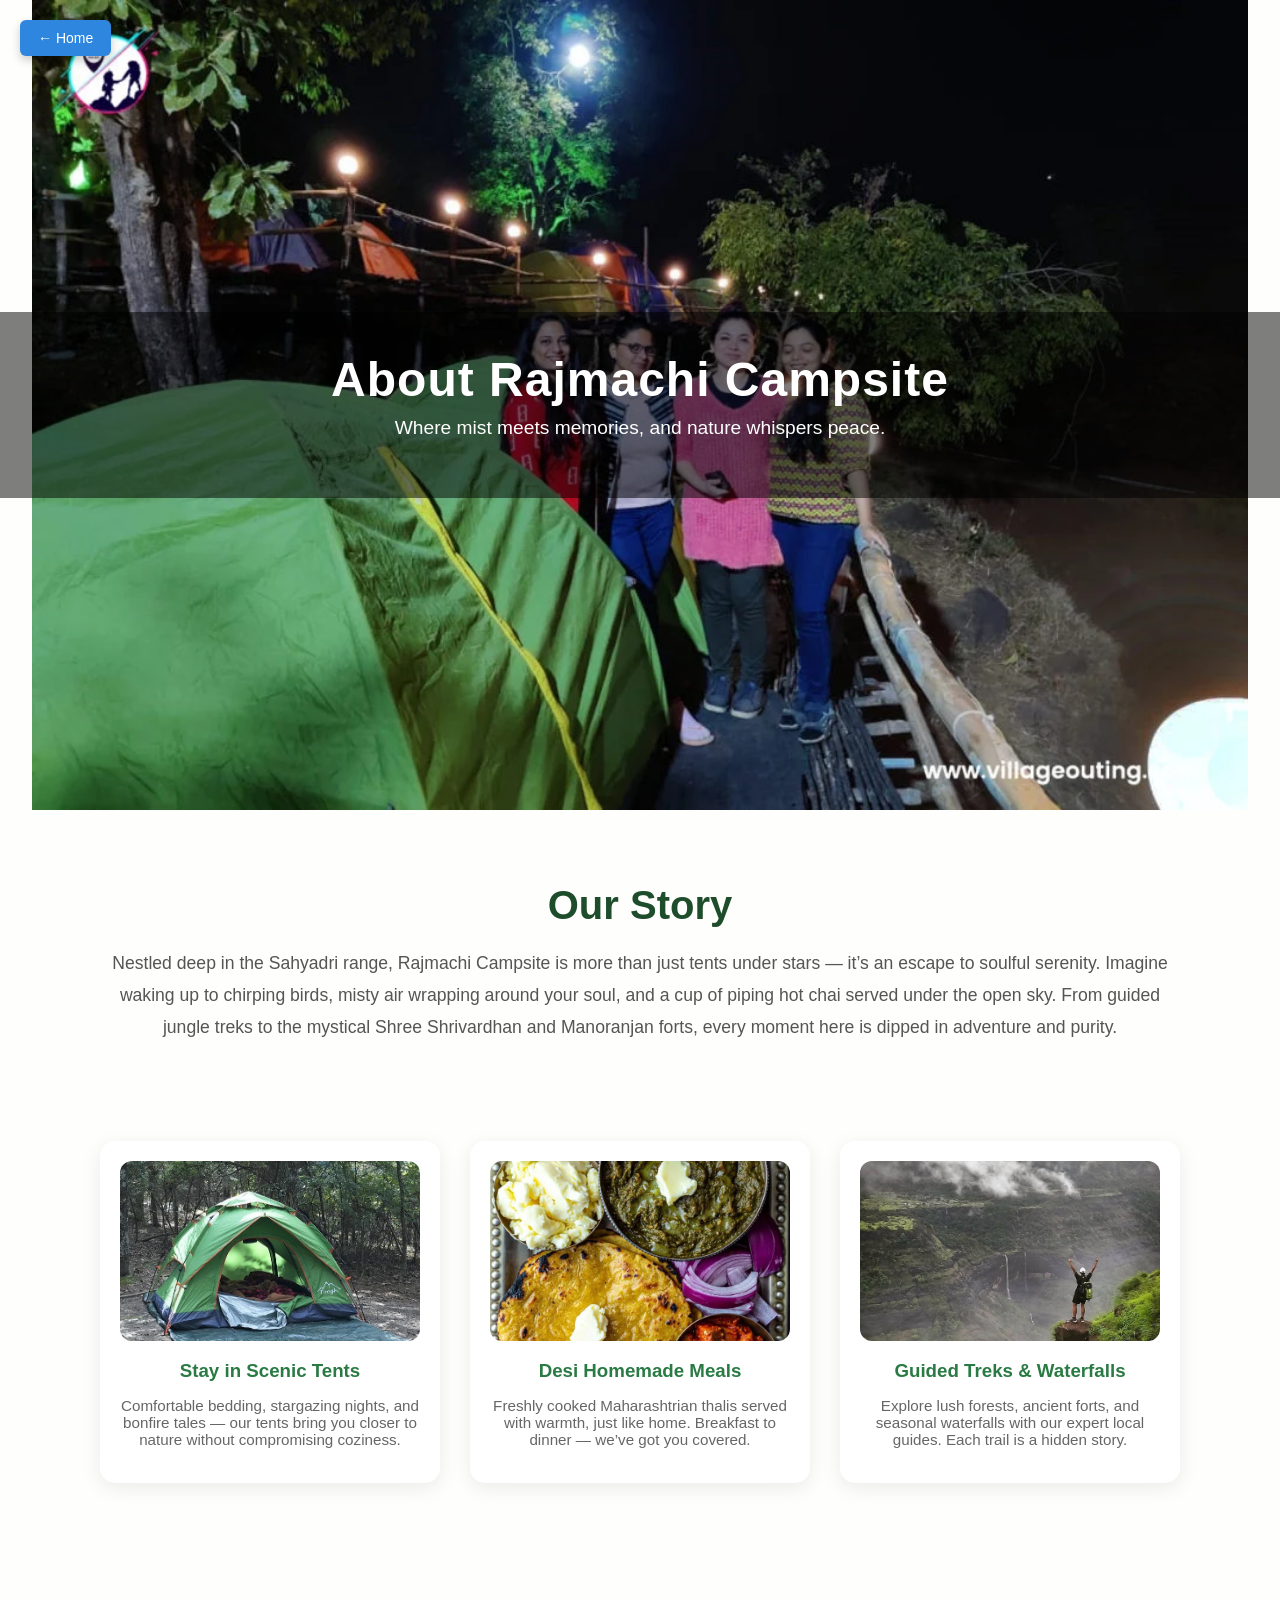
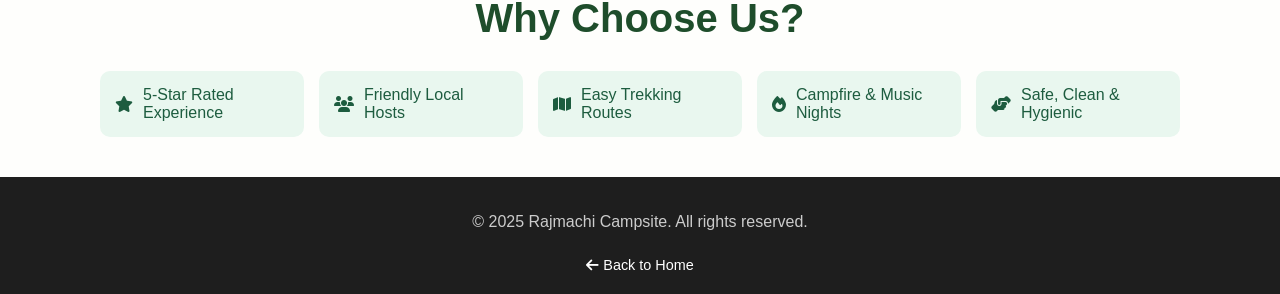
<file: aboutus.htm>
<!-- aboutus.html -->
<!DOCTYPE html>
<html lang="en">
<head>
  <meta charset="UTF-8" />
  <meta name="viewport" content="width=device-width, initial-scale=1.0" />
  <meta name="description" content="Discover Rajmachi Campsite – A Hidden Gem for Trekkers, Campers, and Nature Lovers near Lonavala. Explore tents, food, guides, waterfalls, and cab facilities." />
  <meta name="keywords" content="Rajmachi Camping, Trekking Rajmachi, Waterfall Camping, Campsite in Lonavala, Rajmachi Cab, Rajmachi Guide" />
  <title>About Us - Rajmachi Campsite</title>
  <link rel="stylesheet" href="aboutus.css" />
   <link rel="stylesheet" href="https://cdnjs.cloudflare.com/ajax/libs/font-awesome/6.4.0/css/all.min.css"/>

</head>
<body>



<a href="index.html" class="global-back-home-btn">← Home</a>



 <header class="about-hero">
    <div class="hero-overlay">
      <h1>About Rajmachi Campsite</h1>
      <p>Where mist meets memories, and nature whispers peace.</p>
    </div>
  </header>

<!-- <section class="contact-backhome">
  <div class="container">
    <a href="index.htm" class="back-home-btn">← Back to Home</a>
  </div>
</section> -->

  <section class="about-intro">
    <div class="container">
      <h2>Our Story</h2>
      <p>
        Nestled deep in the Sahyadri range, Rajmachi Campsite is more than just tents under stars — it’s an escape to soulful serenity.  
        Imagine waking up to chirping birds, misty air wrapping around your soul, and a cup of piping hot chai served under the open sky.
        From guided jungle treks to the mystical Shree Shrivardhan and Manoranjan forts, every moment here is dipped in adventure and purity.
      </p>
    </div>
  </section>

  <section class="about-highlight">
    <div class="container features">
      <div class="feature">
        <img src="sliderbg (3).jpeg" alt="Camping at Rajmachi" />
        <h3>Stay in Scenic Tents</h3>
        <p>Comfortable bedding, stargazing nights, and bonfire tales — our tents bring you closer to nature without compromising coziness.</p>
      </div>
      <div class="feature">
        <img src="foodbg.jpeg" alt="Delicious food" />
        <h3>Desi Homemade Meals</h3>
        <p>Freshly cooked Maharashtrian thalis served with warmth, just like home. Breakfast to dinner — we’ve got you covered.</p>
      </div>
      <div class="feature">
        <img src="bg (12).jpeg" alt="Trekking to Rajmachi" />
        <h3>Guided Treks & Waterfalls</h3>
        <p>Explore lush forests, ancient forts, and seasonal waterfalls with our expert local guides. Each trail is a hidden story.</p>
      </div>
    </div>
  </section>

  <section class="about-extra">
    <div class="container">
      <h2>Why Choose Us?</h2>
      <ul class="highlights">
        <li><i class="fas fa-star"></i> 5-Star Rated Experience</li>
        <li><i class="fas fa-users"></i> Friendly Local Hosts</li>
        <li><i class="fas fa-map"></i> Easy Trekking Routes</li>
        <li><i class="fas fa-fire"></i> Campfire & Music Nights</li>
        <li><i class="fas fa-hands-helping"></i> Safe, Clean & Hygienic</li>
      </ul>
    </div>
  </section>

  <footer class="about-footer">
    <p>&copy; 2025 Rajmachi Campsite. All rights reserved.</p>
    <a href="index.htm" class="back-home"><i class="fas fa-arrow-left"></i> Back to Home</a>
  </footer>




  <script src="aboutus.js"></script>
</body>
</html>
</file>
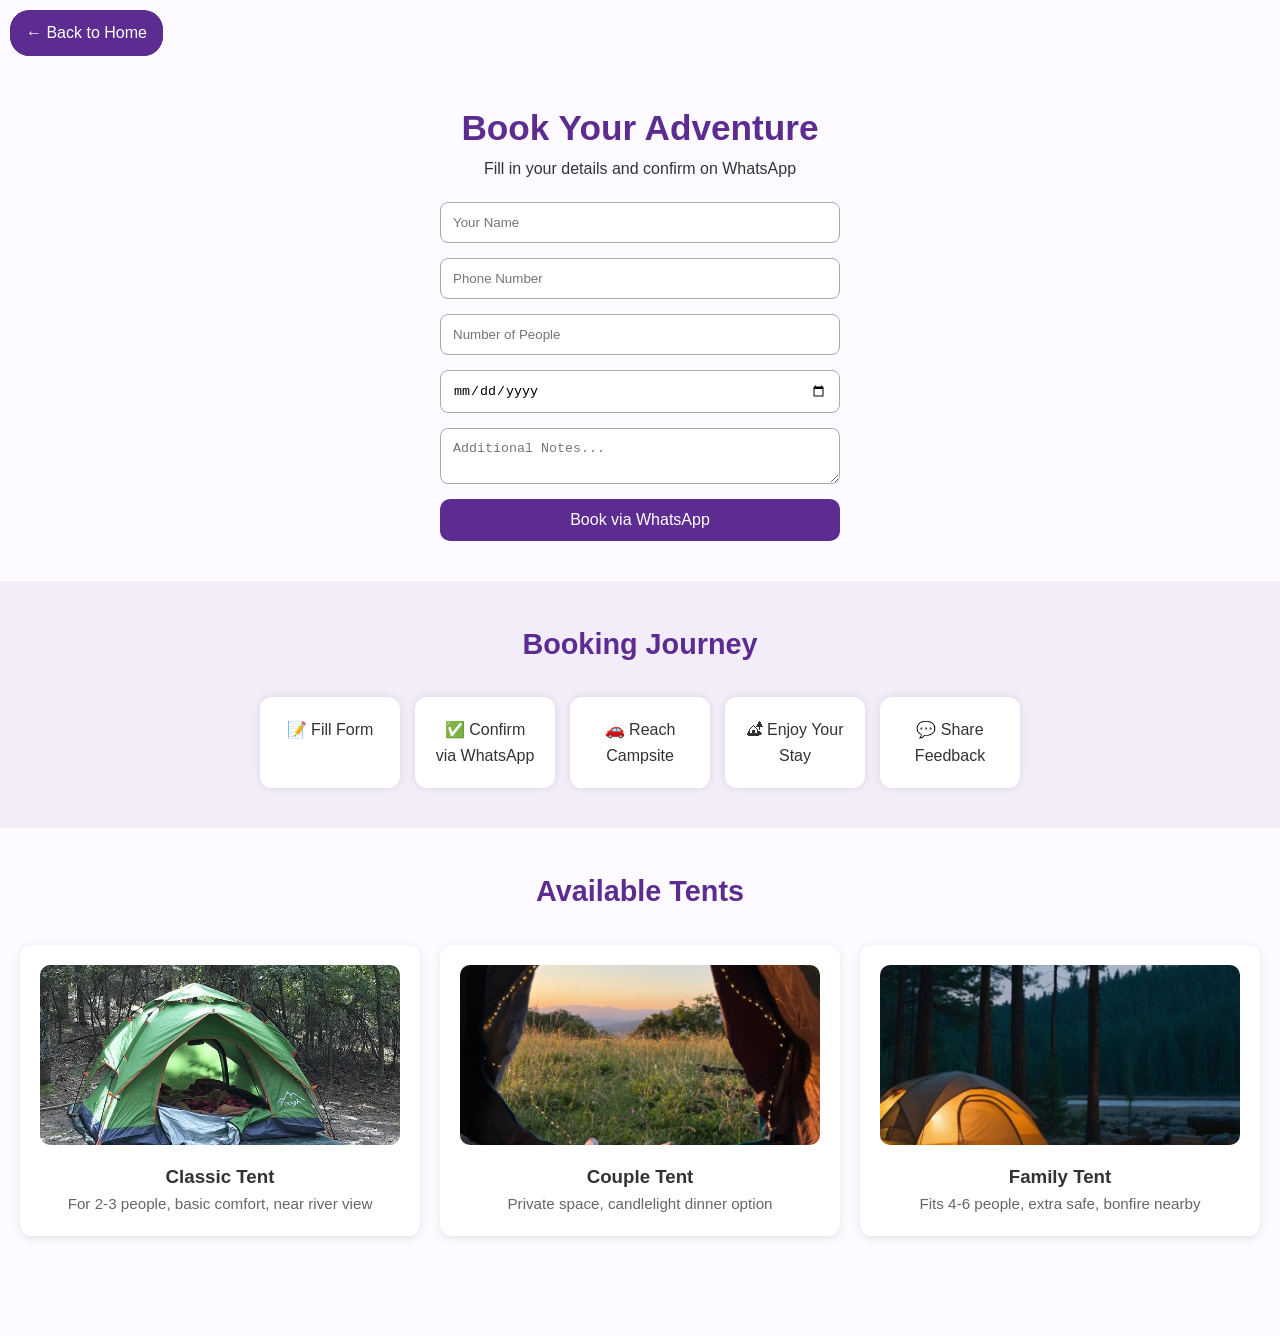
<file: booking.htm>
<!DOCTYPE html>
<html lang="en">
<head>
  <meta charset="UTF-8" />
  <meta name="viewport" content="width=device-width, initial-scale=1.0"/>
  <title>Booking - Rajmachi Campsite</title>
  <link rel="stylesheet" href="booking.css" />
  
</head>
<body>
  <!-- Back to Home Button -->
  <a href="index.html" class="back-home">← Back to Home</a>

  <!-- Booking Section -->
  <section class="booking-section">
    <h1>Book Your Adventure</h1>
    <p>Fill in your details and confirm on WhatsApp</p>
    <form id="bookingForm">
      <input type="text" name="name" placeholder="Your Name" required />
      <input type="tel" name="phone" placeholder="Phone Number" required />
      <input type="number" name="people" placeholder="Number of People" required />
      <input type="date" name="date" required />
      <textarea name="message" placeholder="Additional Notes..."></textarea>
      <button type="submit">Book via WhatsApp</button>
    </form>
  </section>

  <!-- Roadmap -->
  <section class="roadmap">
    <h2>Booking Journey</h2>
    <div class="steps">
      <div class="step">📝 Fill Form</div>
      <div class="step">✅ Confirm via WhatsApp</div>
      <div class="step">🚗 Reach Campsite</div>
      <div class="step">🏕 Enjoy Your Stay</div>
      <div class="step">💬 Share Feedback</div>
    </div>
  </section>

  <!-- Tent Info -->
  <section class="tent-info">
    <h2>Available Tents</h2>
    <div class="tents">
      <div class="tent-card">
        <img src="sliderbg (3).jpeg" alt="Classic Tent">
        <h3>Classic Tent</h3>
        <p>For 2-3 people, basic comfort, near river view</p>
      </div>
      <div class="tent-card">
        <img src="sliderbg (1).jpeg" alt="Couple Tent">
        <h3>Couple Tent</h3>
        <p>Private space, candlelight dinner option</p>
      </div>
      <div class="tent-card">
        <img src="sliderbg (2).jpeg" alt="Family Tent">
        <h3>Family Tent</h3>
        <p>Fits 4-6 people, extra safe, bonfire nearby</p>
      </div>
    </div>
  </section>

  <!-- Bottom Back Button -->
  <div class="back-bottom">
    <a href="index.html" class="back-home">← Back to Home</a>
  </div>



  <script src="booking.js"></script>
</body>
</html>
</file>
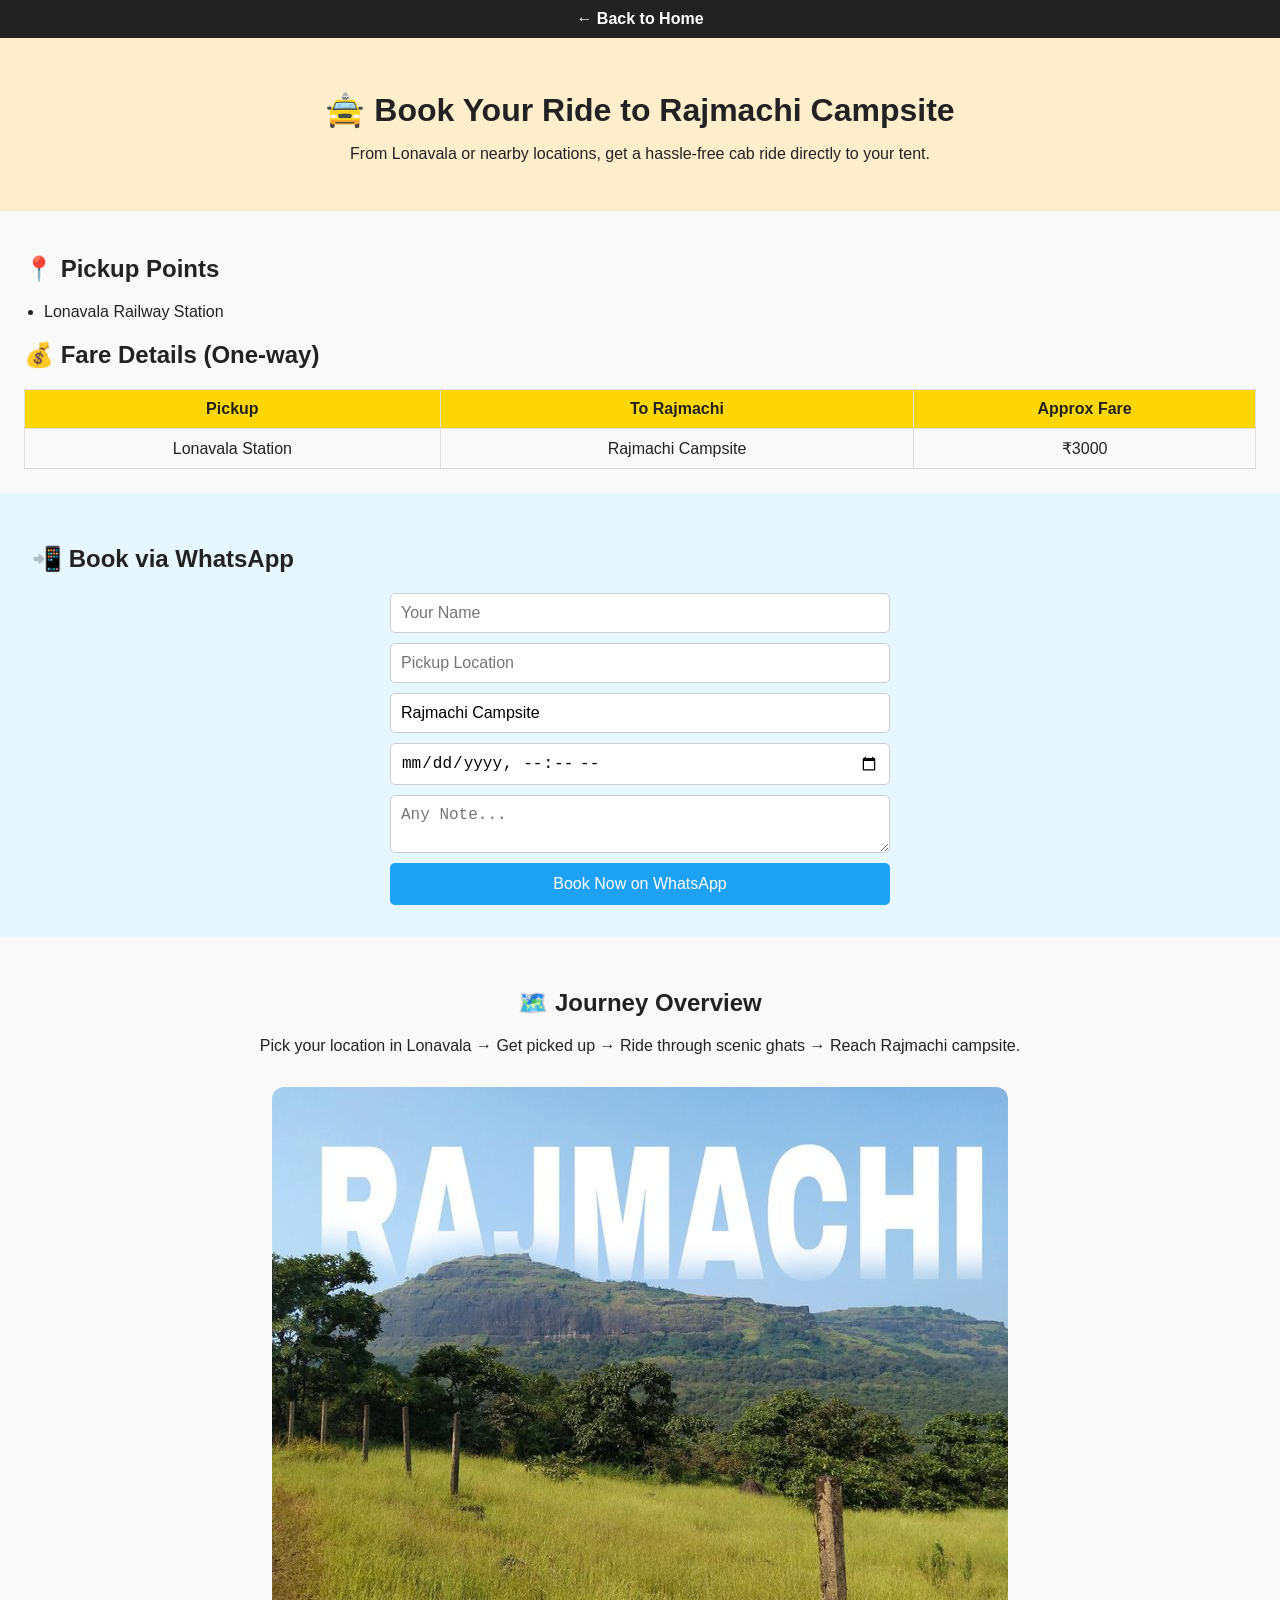
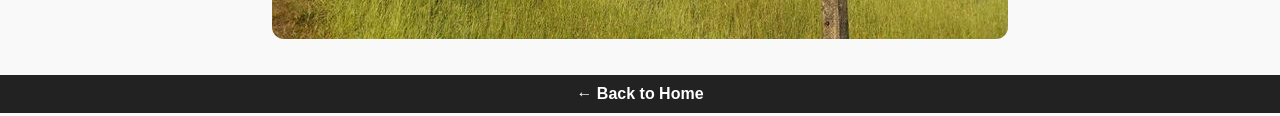
<file: cab.htm>
<!DOCTYPE html>
<html lang="en">
<head>
  <meta charset="UTF-8" />
  <meta name="viewport" content="width=device-width, initial-scale=1.0" />
  <title>Rajmachi Cab Booking</title>
  <link rel="stylesheet" href="cab.css" />
</head>
<body>

  <!-- Back to Home Button -->
  <div class="back-to-home">
    <a href="index.html">← Back to Home</a>
  </div>

  <header class="cab-header">
    <h1>🚖 Book Your Ride to Rajmachi Campsite</h1>
    <p>From Lonavala or nearby locations, get a hassle-free cab ride directly to your tent.</p>
  </header>

  <section class="cab-details">
    <h2>📍 Pickup Points</h2>
    <ul>
      <li>Lonavala Railway Station</li>
      <!-- <li>Kumar Resort Parking</li>
      <li>Bhushi Dam Parking</li> -->
    </ul>

    <h2>💰 Fare Details (One-way)</h2>
    <table>
      <tr><th>Pickup</th><th>To Rajmachi</th><th>Approx Fare</th></tr>
      <tr><td>Lonavala Station</td><td>Rajmachi Campsite</td><td>₹3000</td></tr>
      <!-- <tr><td>Bhushi Dam</td><td>Rajmachi Campsite</td><td>₹650</td></tr> -->
    </table>
  </section>

  <section class="booking-form">
    <h2>📲 Book via WhatsApp</h2>
    <form id="cabForm" onsubmit="return sendBookingToWhatsApp()">
      <input type="text" placeholder="Your Name" required id="name" />
      <input type="text" placeholder="Pickup Location" required id="pickup" />
      <input type="text" placeholder="Drop Location" required id="drop" value="Rajmachi Campsite" />
      <input type="datetime-local" required id="datetime" />
      <textarea placeholder="Any Note..." id="note"></textarea>
      <button type="submit">Book Now on WhatsApp</button>
    </form>
  </section>

  <section class="route-map">
    <h2>🗺️ Journey Overview</h2>
    <p>Pick your location in Lonavala → Get picked up → Ride through scenic ghats → Reach Rajmachi campsite.</p>
    <img src="bg (13).jpeg" alt="Route to Rajmachi" />
  </section>

  <!-- Bottom Back Button -->
  <div class="back-to-home bottom">
    <a href="index.htm">← Back to Home</a>
  </div>

  <script src="cab.js"></script>
</body>
</html>
</file>
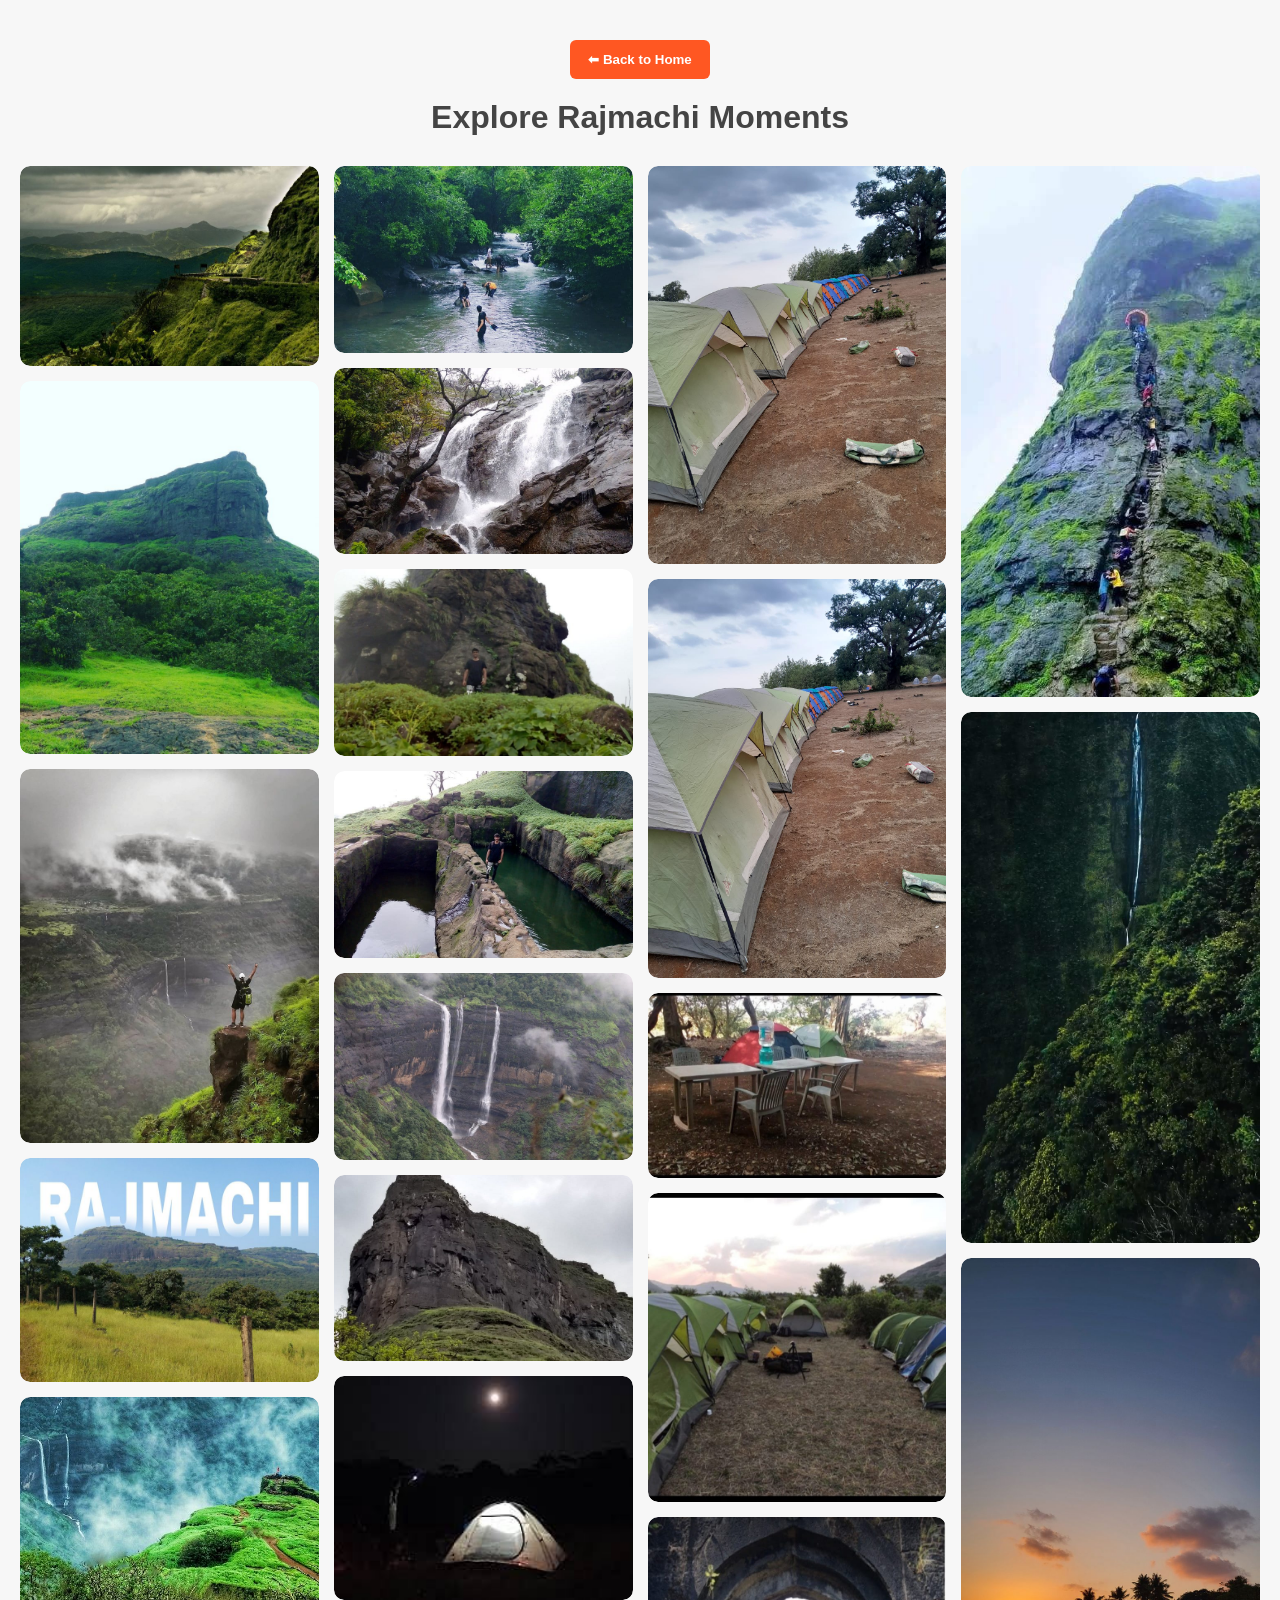
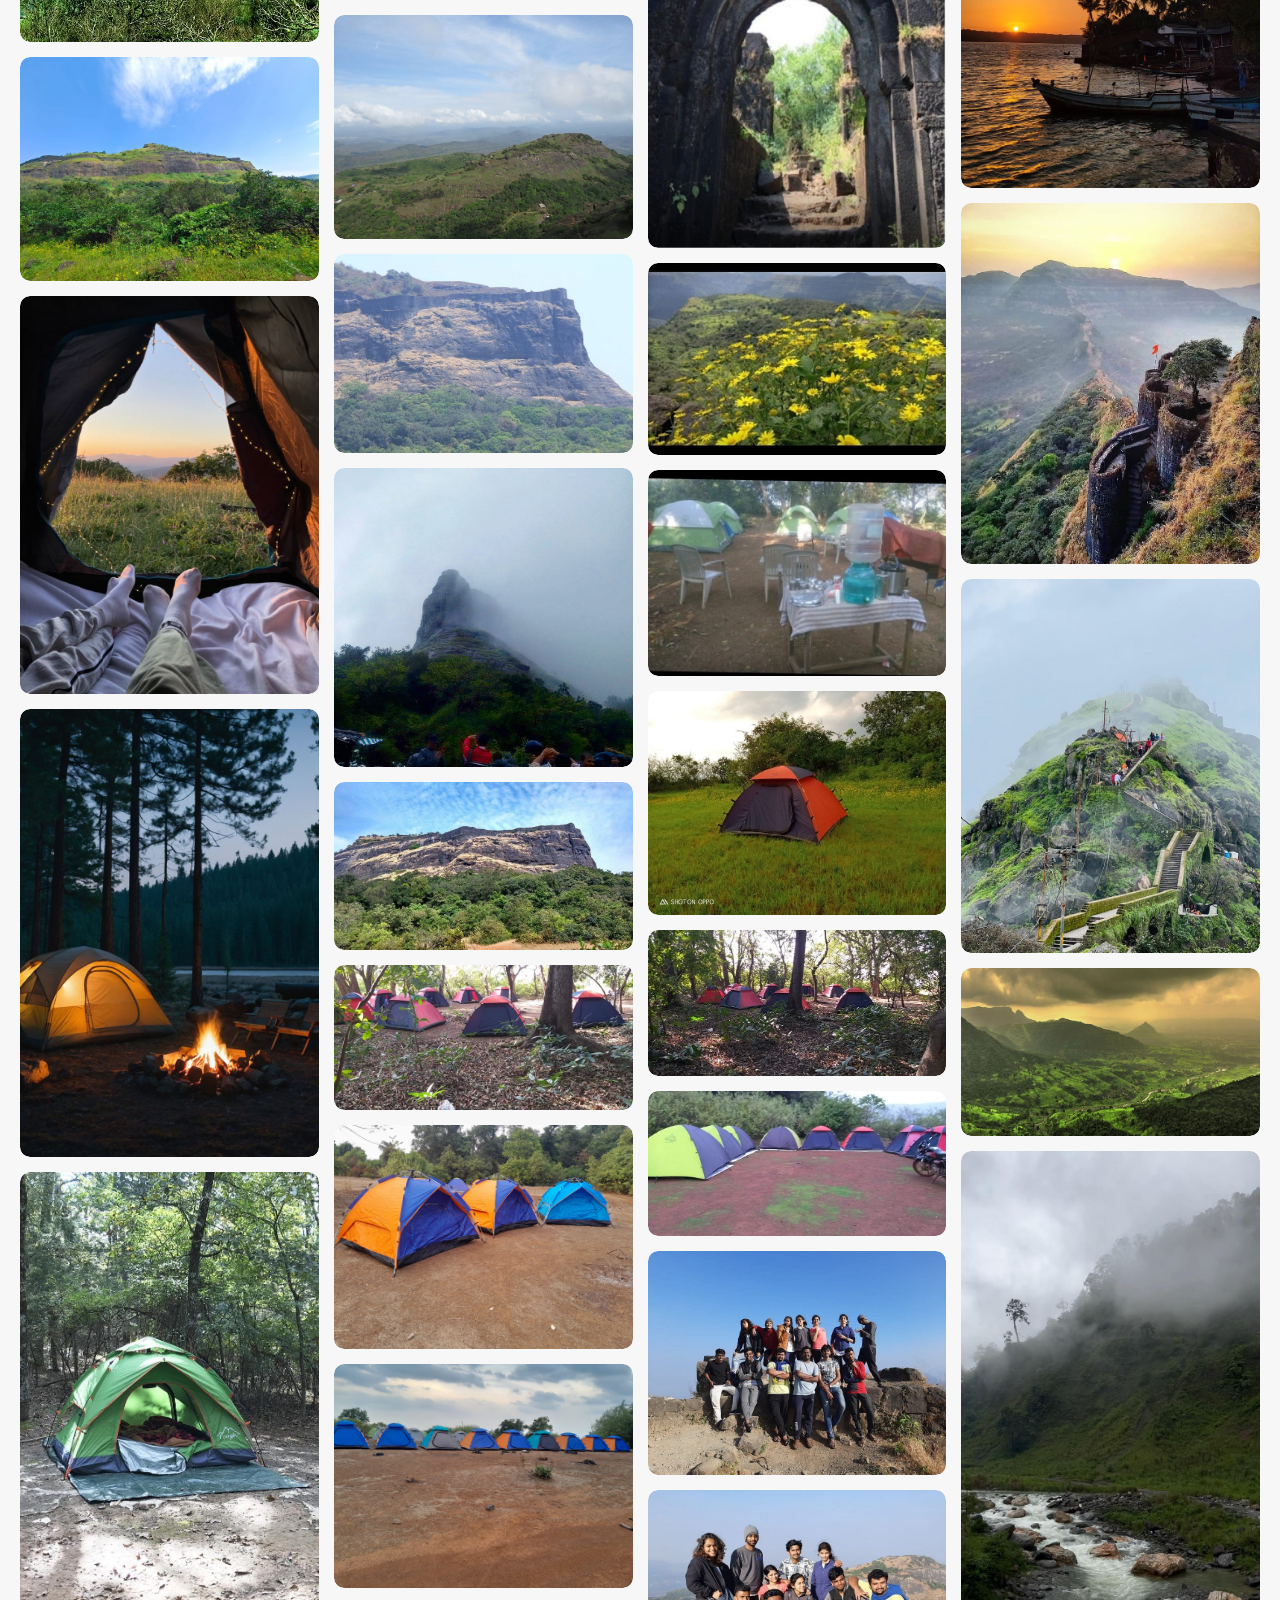
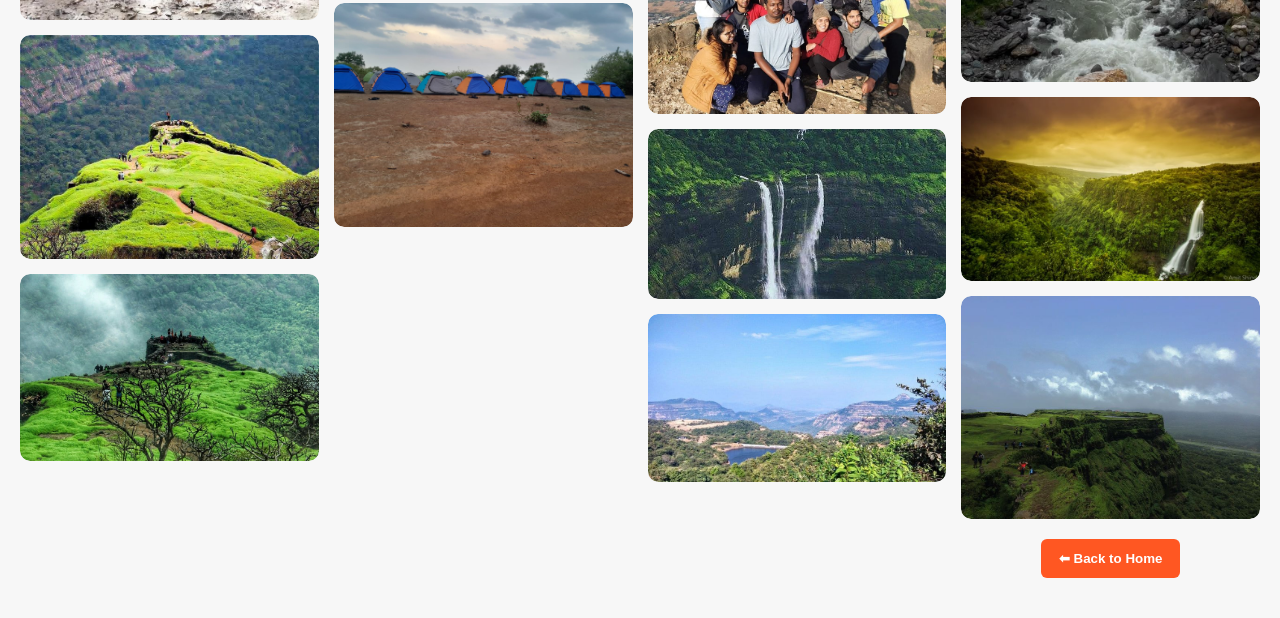
<file: gallery.htm>
<!DOCTYPE html>
<html lang="en">
<head>
  <meta charset="UTF-8" />
  <meta name="viewport" content="width=device-width, initial-scale=1.0" />
  <title>Rajmachi Campsite Gallery</title>
  <link rel="stylesheet" href="gallery.css" />
</head>
<body>

   <a href="index.htm">
 <button class="back-home bottom">⬅ Back to Home</button>
</a>

  <h1 class="gallery-title">Explore Rajmachi Moments</h1>

  <div class="gallery">
    <!-- 20 Images -->
    <div class="gallery-item tall"><img src="bg (10).jpeg" alt="Tent Setup"></div>
    <div class="gallery-item wide"><img src="bg (11).jpeg" alt="Campfire"></div>
    <div class="gallery-item"><img src="bg (12).jpeg" alt="Sunset View"></div>
    <div class="gallery-item"><img src="bg (13).jpeg" alt="Mountain View"></div>
    <div class="gallery-item tall"><img src="bg (8).jpeg" alt="Trekking"></div>
    <div class="gallery-item wide"><img src="bg (9).jpeg" alt="Rajmachi Nature"></div>
    <div class="gallery-item"><img src="sliderbg (1).jpeg" alt="Night Sky"></div>
    <div class="gallery-item"><img src="sliderbg (2).jpeg" alt="Breakfast Time"></div>
    <div class="gallery-item wide"><img src="sliderbg (3).jpeg" alt="Group Fun"></div>
    <div class="gallery-item tall"><img src="sliderbg (4).jpeg" alt="Lake Side"></div>

    <div class="gallery-item tall"><img src="gallery2 (1).jpg" alt="Rajmachi Campsite"></div>
    <div class="gallery-item tall"><img src="gallery2 (2).jpg" alt="Rajmachi"></div>
    <div class="gallery-item tall"><img src="gallery2 (3).jpg" alt="camping"></div>
    <div class="gallery-item tall"><img src="gallery2 (4).jpg" alt="camping"></div>
    <div class="gallery-item tall"><img src="gallery2 (5).jpg" alt="rajmachi camping"></div>
    <div class="gallery-item tall"><img src="gallery2 (6).jpg" alt="camping near pune"></div>
    <div class="gallery-item tall"><img src="gallery2 (7).jpg" alt="winter camping"></div>
    <div class="gallery-item tall"><img src="gallery2 (8).jpg" alt="rajmachi campsite"></div>
    <div class="gallery-item tall"><img src="gallery2 (9).jpg" alt="Tent Stay at pune"></div>
    <div class="gallery-item tall"><img src="gallery2 (10).jpg" alt="rajmachi campsite"></div>
    <div class="gallery-item tall"><img src="gallery2 (11).jpg" alt="rajmachi"></div>

    <div class="gallery-item tall"><img src="gallery3 (1).jpg" alt="Tent Setup"></div>
    <div class="gallery-item tall"><img src="gallery3 (2).jpg" alt="Tent Setup"></div>
    <div class="gallery-item tall"><img src="gallery3 (3).jpg" alt="Tent Setup"></div>
    <div class="gallery-item tall"><img src="gallery3 (4).jpg" alt="Tent Setup"></div>
    <div class="gallery-item tall"><img src="gallery3 (5).jpg" alt="Tent Setup"></div>
    <div class="gallery-item tall"><img src="gallery3 (6).jpg" alt="Tent Setup"></div>
    <div class="gallery-item tall"><img src="gallery3 (7).jpg" alt="Tent Setup"></div>
    <div class="gallery-item tall"><img src="gallery3 (8).jpg" alt="Tent Setup"></div>
    <div class="gallery-item tall"><img src="gallery3 (9).jpg" alt="Tent Setup"></div>
    <div class="gallery-item tall"><img src="gallery3 (10).jpg" alt="Tent Setup"></div>
    <div class="gallery-item tall"><img src="gallery3 (11).jpg" alt="Tent Setup"></div>
    <div class="gallery-item tall"><img src="gallery3 (12).jpg" alt="Tent Setup"></div>
    <div class="gallery-item tall"><img src="gallery3 (13).jpg" alt="Tent Setup"></div>
    <div class="gallery-item tall"><img src="gallery3 (14).jpg" alt="Tent Setup"></div>
    <div class="gallery-item tall"><img src="gallery3 (15).jpg" alt="Tent Setup"></div>
    <div class="gallery-item tall"><img src="gallery3 (16).jpg" alt="Tent Setup"></div>
    <div class="gallery-item tall"><img src="gallery3 (17).jpg" alt="Tent Setup"></div>
    <div class="gallery-item tall"><img src="gallery3 (18).jpg" alt="Tent Setup"></div>
    <div class="gallery-item tall"><img src="gallery3 (19).jpg" alt="Tent Setup"></div>

    <div class="gallery-item tall"><img src="img (1).jpg" alt="Tent Setup"></div>
     <div class="gallery-item tall"><img src="img (2).jpg" alt="Tent Setup"></div>
      <div class="gallery-item tall"><img src="img (3).jpg" alt="Tent Setup"></div>
       <div class="gallery-item tall"><img src="img (4).jpg" alt="Tent Setup"></div>
        <div class="gallery-item tall"><img src="img (5).jpg" alt="Tent Setup"></div>
         <div class="gallery-item tall"><img src="img (6).jpg" alt="Tent Setup"></div>
          <div class="gallery-item tall"><img src="img (7).jpg" alt="Tent Setup"></div>
           <div class="gallery-item tall"><img src="img (8).jpg" alt="Tent Setup"></div>
            <div class="gallery-item tall"><img src="img (9).jpg" alt="Tent Setup"></div>

  <!-- Fullscreen Modal -->
  <div class="modal" id="imageModal">
    <span class="close" id="closeBtn">&times;</span>
    <img class="modal-content" id="modalImg">
    <div id="caption"></div>
  </div>


  <a href="index.html">
 <button class="back-home bottom">⬅ Back to Home</button>
</a>

  <script src="gallery.js"></script>
</body>
</html>
</file>
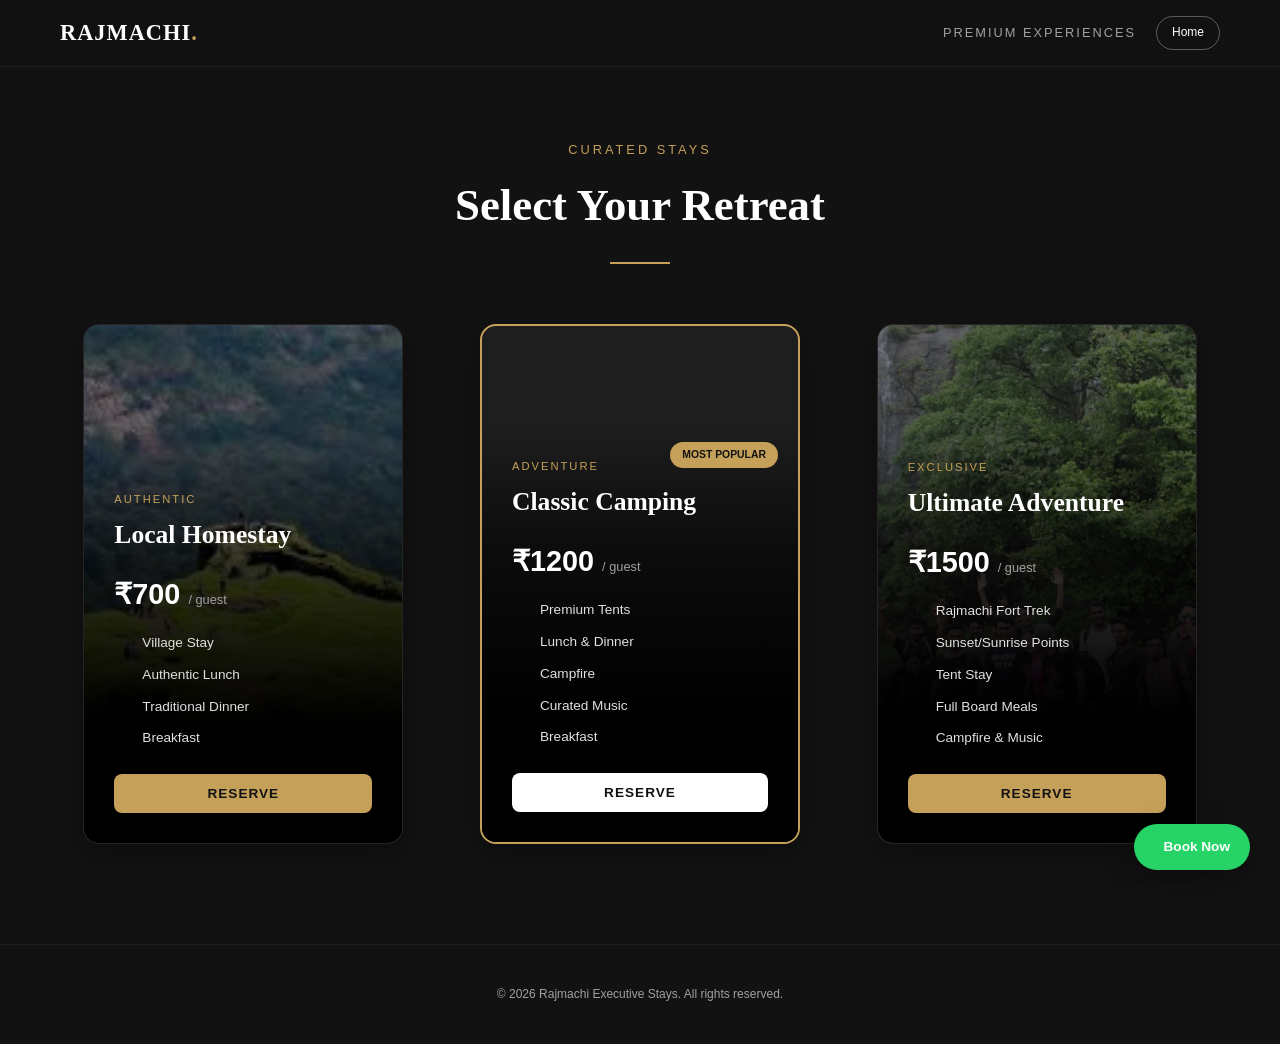
<file: packages.html>
<!DOCTYPE html>
<html lang="en">
<head>
  <meta charset="UTF-8" />
  <meta name="viewport" content="width=device-width, initial-scale=1.0" />
  <title>Rajmachi Camping Packages | Affordable Outdoor Adventure</title>
 <meta name="description" content="Rajmachi Camping ₹1499 & Homestay ₹850. Tent stay, meals, trek, and peaceful stay options. Book your perfect getaway now!">

  <meta name="keywords" content="Rajmachi camping, camping packages, Lonavala trek, tent stay, campfire, book camping">
  <meta name="author" content="Rajmachi Campsite">
  <meta name="robots" content="index, follow">
  <meta property="og:title" content="Rajmachi Camping Packages">
  <meta property="og:description" content="Affordable Rajmachi camping with meals, trek & fun. Starting ₹1499/person.">
  <meta property="og:image" content="https://rajmachicampsite.com/images/rajmachi-camp.jpg">
  <meta property="og:url" content="https://rajmachicampsite.com/packages.htm">
  <meta property="og:type" content="website">
  <link rel="icon" href="/favicon.ico" type="image/x-icon">
  <link rel="stylesheet" href="packagestwo.css" />












</head>
<body>
  <body>

<nav class="p-nav">
        <div class="container nav-wrapper">
            <a href="index.html" class="brand">RAJMACHI<span class="gold-dot">.</span></a>
            <div class="nav-right">
                <span class="nav-phrase">Premium Experiences</span>
                <a href="index.html" class="p-btn-outline sm">Home</a>
            </div>
        </div>
    </nav>

    <header class="p-header">
        <div class="container">
            <p class="subtitle">Curated Stays</p>
            <h1>Select Your Retreat</h1>
            <div class="gold-line"></div>
        </div>
    </header>

    <section class="p-packages">
        <div class="container grid-wrapper">
            
            <div class="p-card">
                <div class="card-bg" style="background-image: url('packagessbg\ \(1\).jpg');"></div>
                <div class="card-content">
                    <div class="card-header">
                        <span class="plan-type">Authentic</span>
                        <h3>Local Homestay</h3>
                    </div>
                    <div class="card-body">
                        <div class="p-price">₹700 <span>/ guest</span></div>
                        <ul class="p-features">
                            <li><i class="fa-solid fa-bed"></i> Village Stay</li>
                            <li><i class="fa-solid fa-utensils"></i> Authentic Lunch</li>
                            <li><i class="fa-solid fa-moon"></i> Traditional Dinner</li>
                            <li><i class="fa-solid fa-mug-hot"></i> Breakfast</li>
                        </ul>
                        <button class="p-btn-gold" onclick="bookPlan('Homestay ₹700')">Reserve</button>
                    </div>
                </div>
            </div>

            <div class="p-card featured">
                <div class="card-bg" style="background-image: url('https://images.unsplash.com/photo-1510312305653-8ed496efae75?q=80&w=800');"></div>
                <div class="card-content">
                    <div class="featured-badge">Most Popular</div>
                    <div class="card-header">
                        <span class="plan-type">Adventure</span>
                        <h3>Classic Camping</h3>
                    </div>
                    <div class="card-body">
                        <div class="p-price">₹1200 <span>/ guest</span></div>
                        <ul class="p-features">
                            <li><i class="fa-solid fa-tent"></i> Premium Tents</li>
                            <li><i class="fa-solid fa-hamburger"></i> Lunch & Dinner</li>
                            <li><i class="fa-solid fa-fire"></i> Campfire</li>
                            <li><i class="fa-solid fa-music"></i> Curated Music</li>
                            <li><i class="fa-solid fa-coffee"></i> Breakfast</li>
                        </ul>
                        <button class="p-btn-white" onclick="bookPlan('Camping ₹1200')">Reserve</button>
                    </div>
                </div>
            </div>

            <div class="p-card">
                <div class="card-bg" style="background-image: url('packagessbg\ \(3\).png');"></div>
                <div class="card-content">
                    <div class="card-header">
                        <span class="plan-type">Exclusive</span>
                        <h3>Ultimate Adventure</h3>
                    </div>
                    <div class="card-body">
                        <div class="p-price">₹1500 <span>/ guest</span></div>
                        <ul class="p-features">
                            <li><i class="fa-solid fa-mountain"></i> Rajmachi Fort Trek</li>
                            <li><i class="fa-solid fa-sun"></i> Sunset/Sunrise Points</li>
                            <li><i class="fa-solid fa-campground"></i> Tent Stay</li>
                            <li><i class="fa-solid fa-concierge-bell"></i> Full Board Meals</li>
                            <li><i class="fa-solid fa-guitar"></i> Campfire & Music</li>
                        </ul>
                        <button class="p-btn-gold" onclick="bookPlan('Ultimate Trek ₹1500')">Reserve</button>
                    </div>
                </div>
            </div>

        </div>
    </section>

    <footer class="p-footer">
        <div class="container">
            <p>&copy; 2026 Rajmachi Executive Stays. All rights reserved.</p>
        </div>
    </footer>

    <a href="javascript:void(0)" class="whatsapp-float" onclick="bookPlan('General Inquiry')">
        <i class="fa-brands fa-whatsapp"></i>
        <span>Book Now</span>
    </a>


  <script src="packages.js"></script>
</body>
</html>
</file>
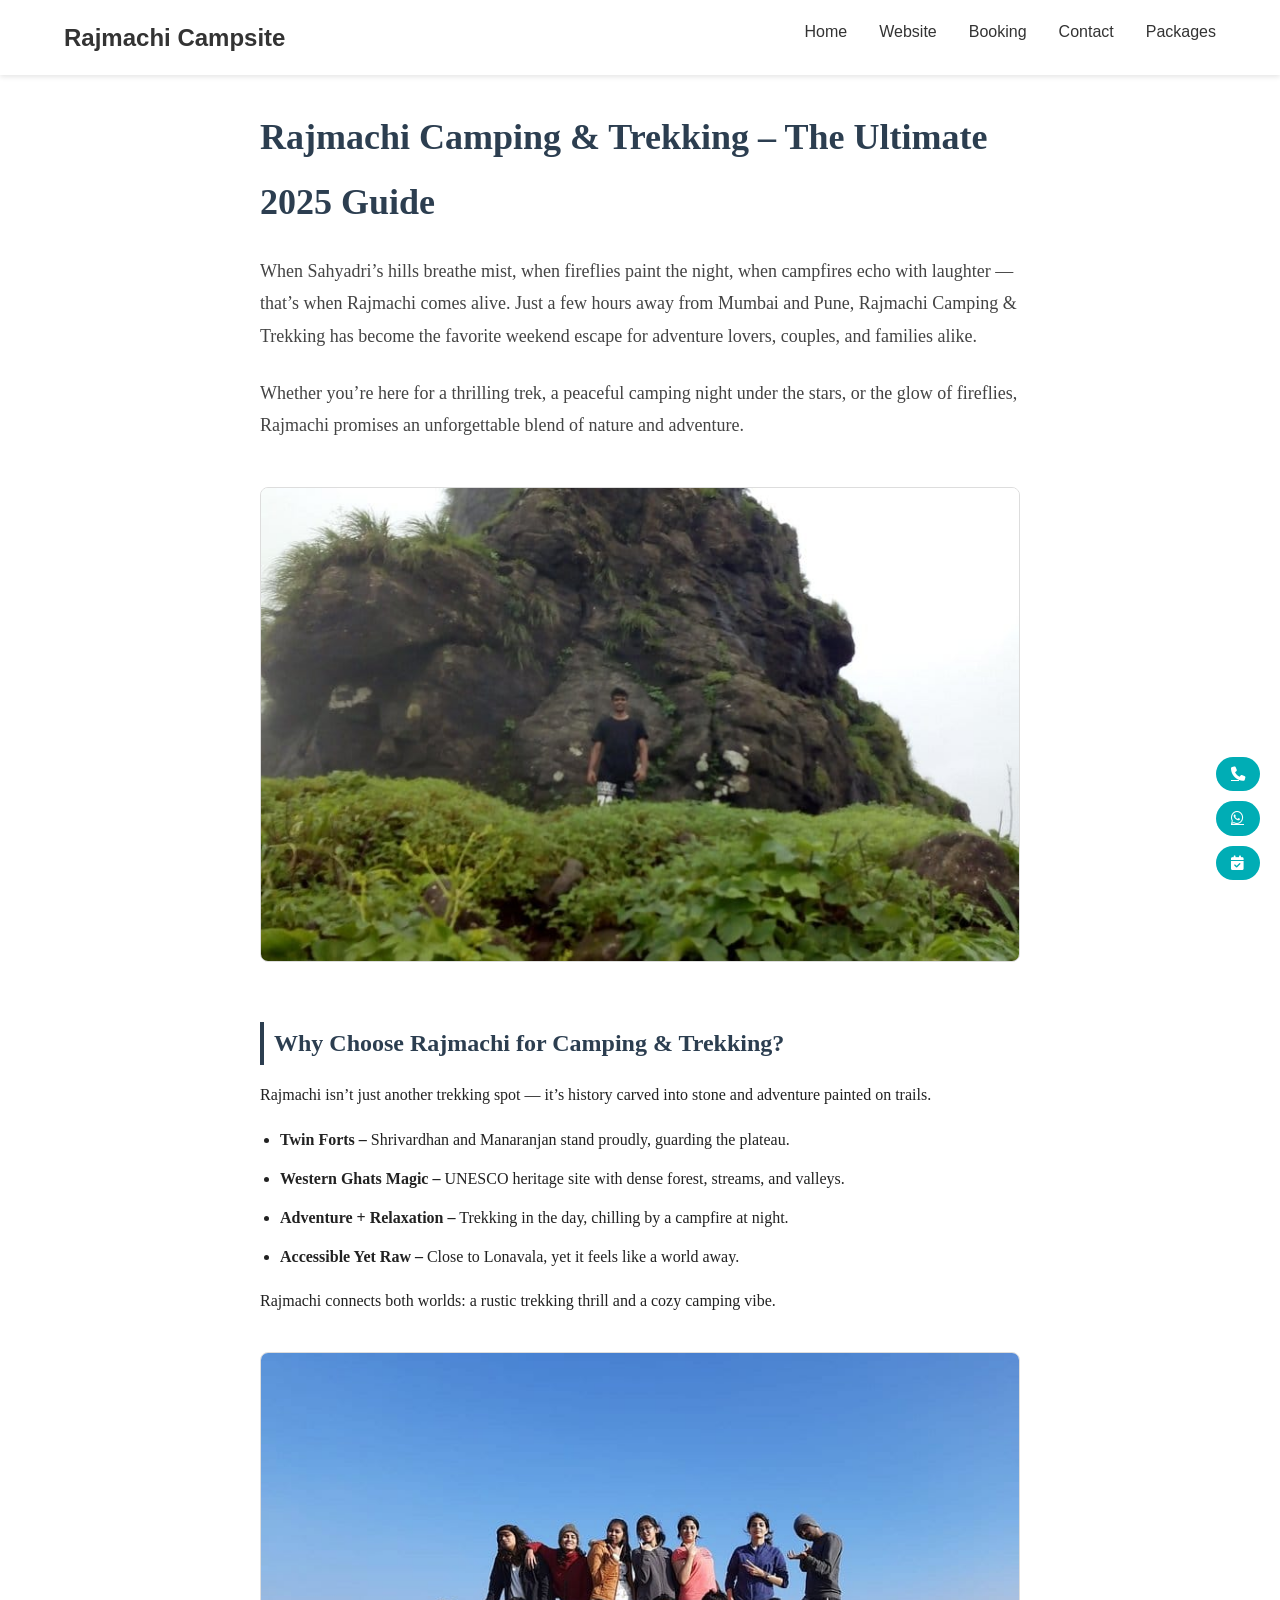
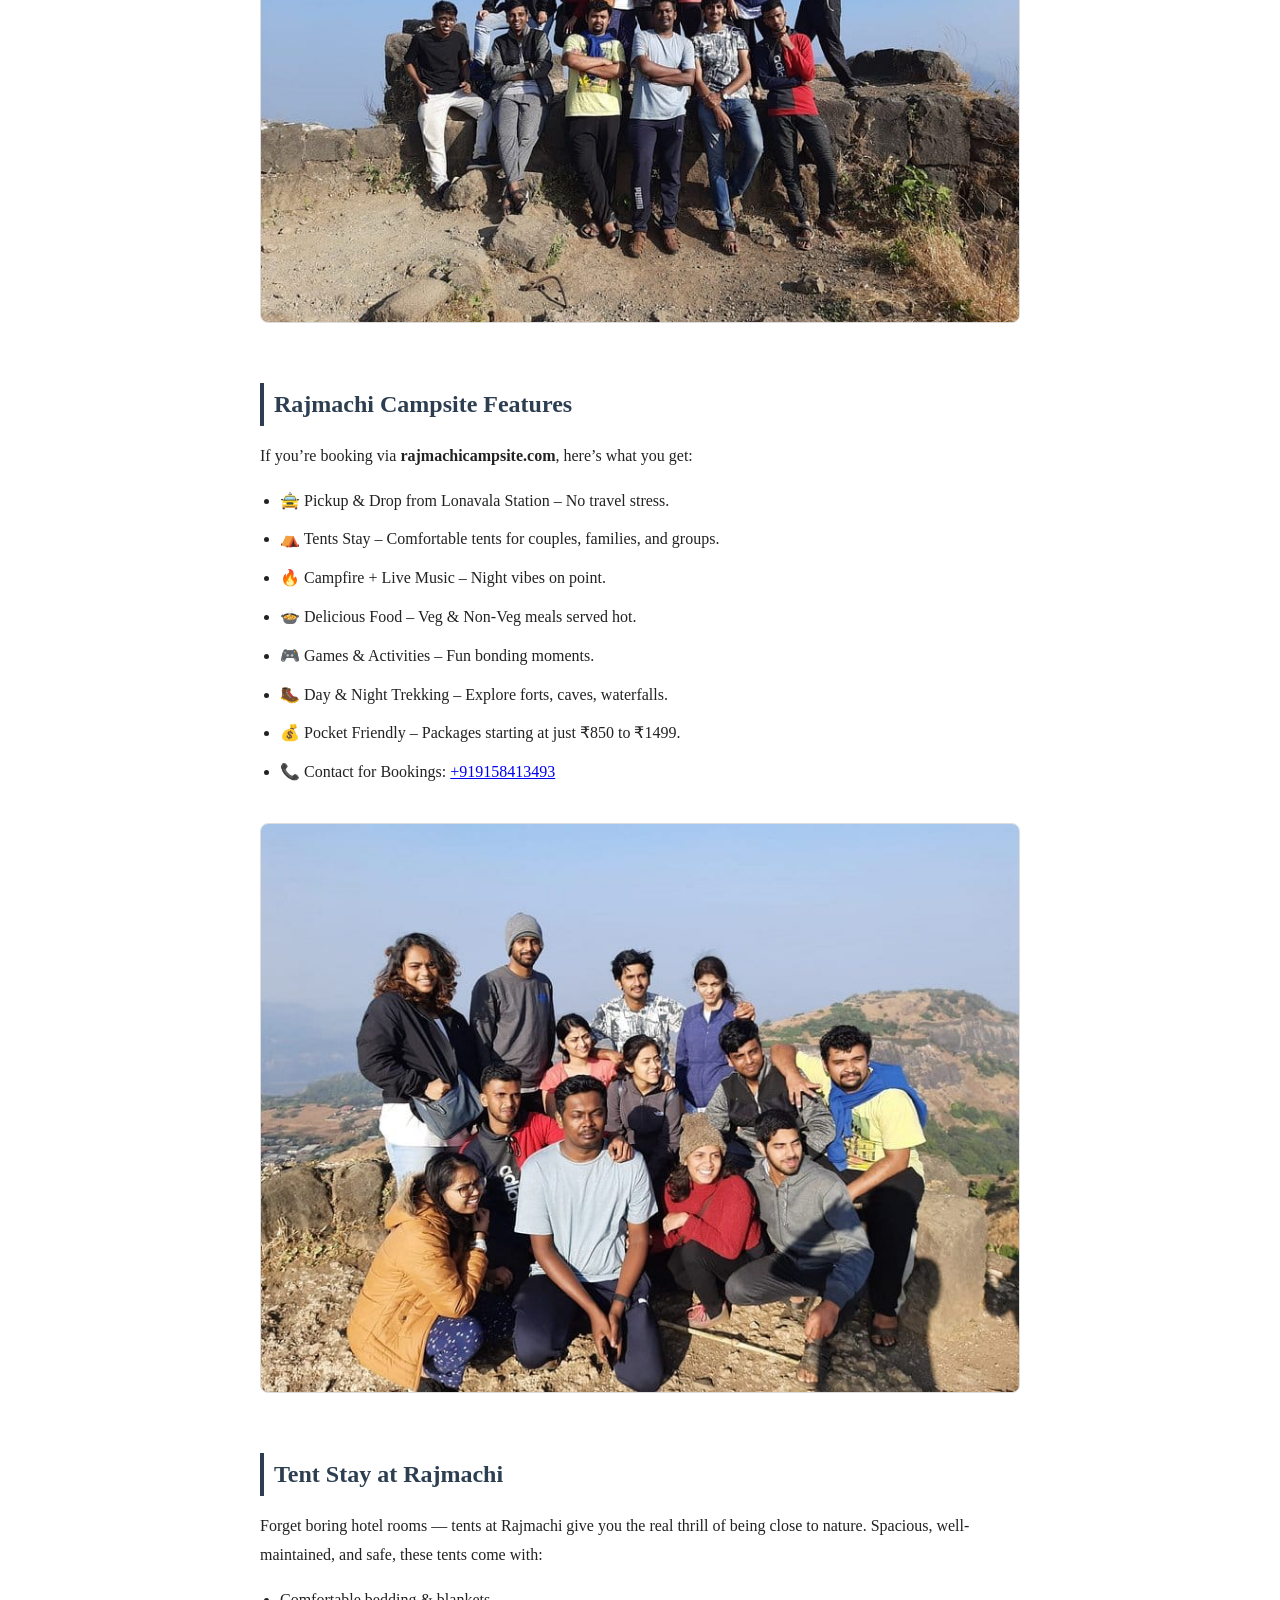
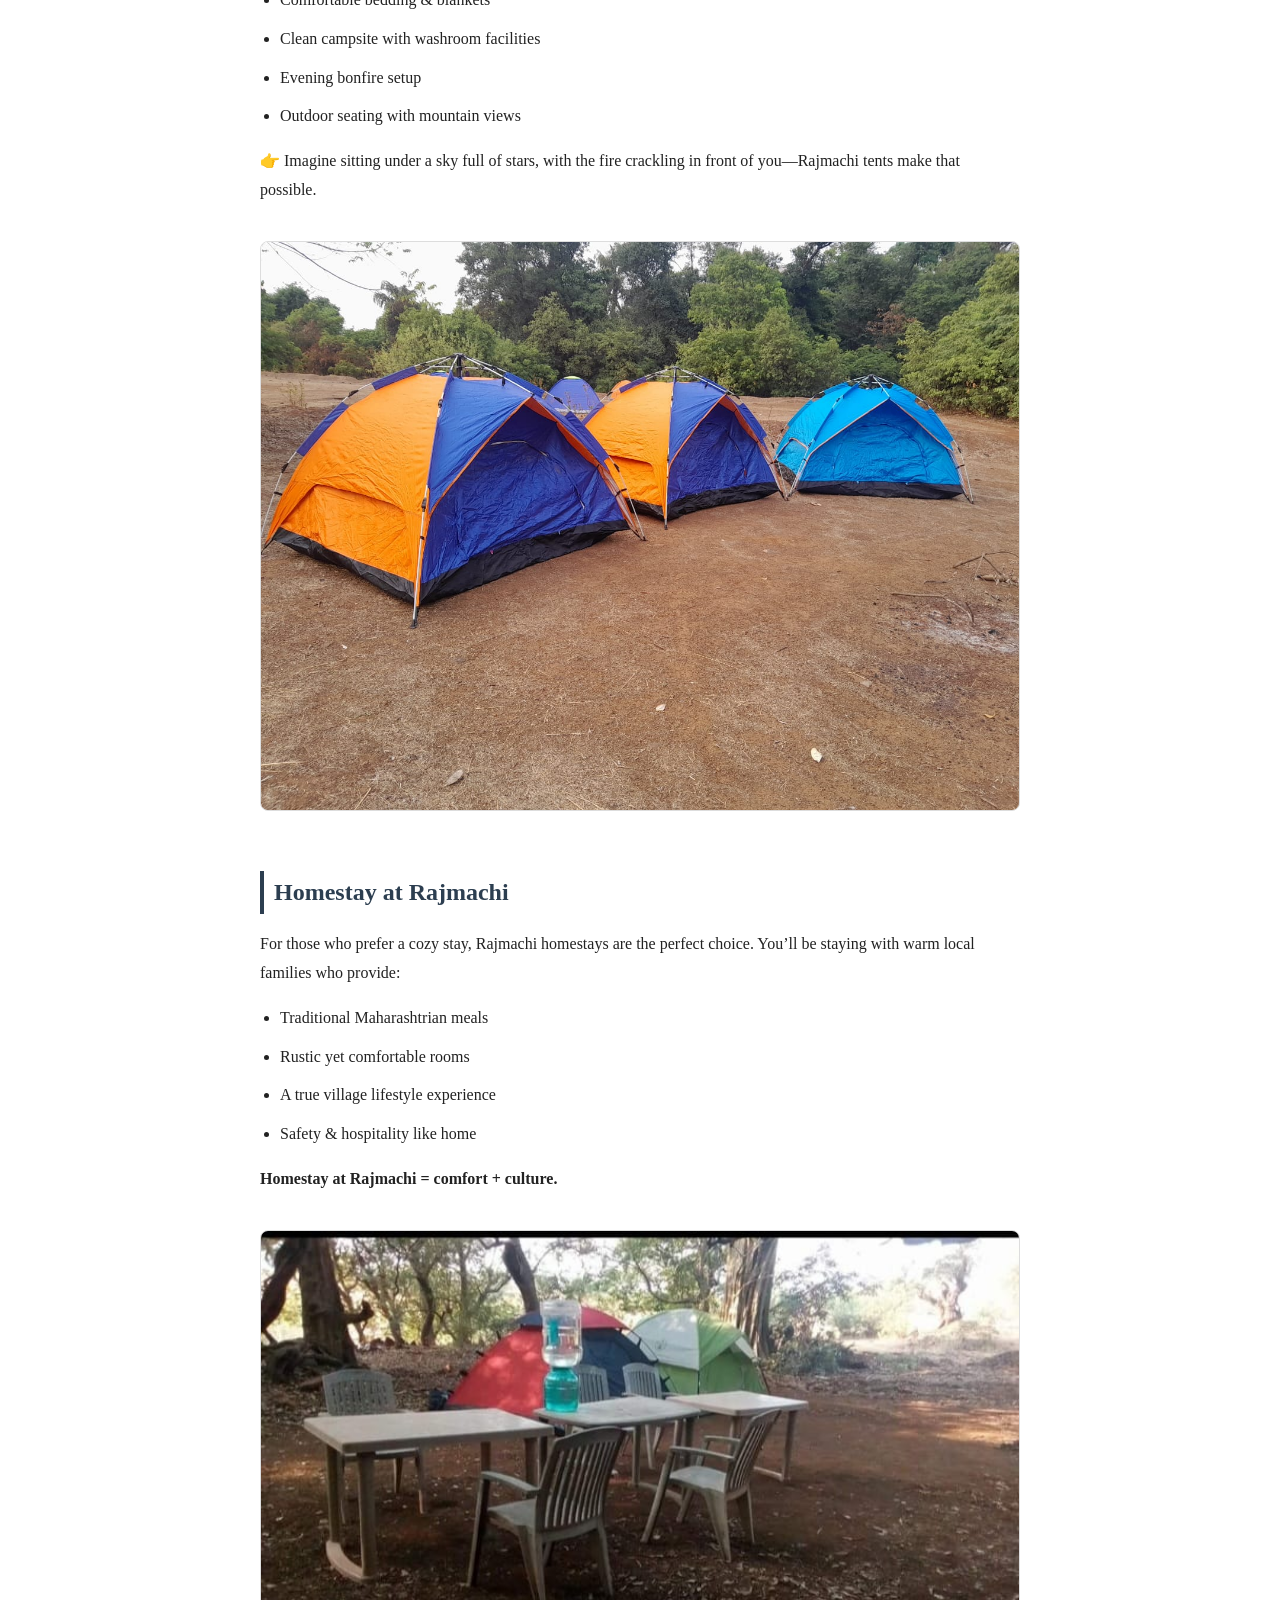
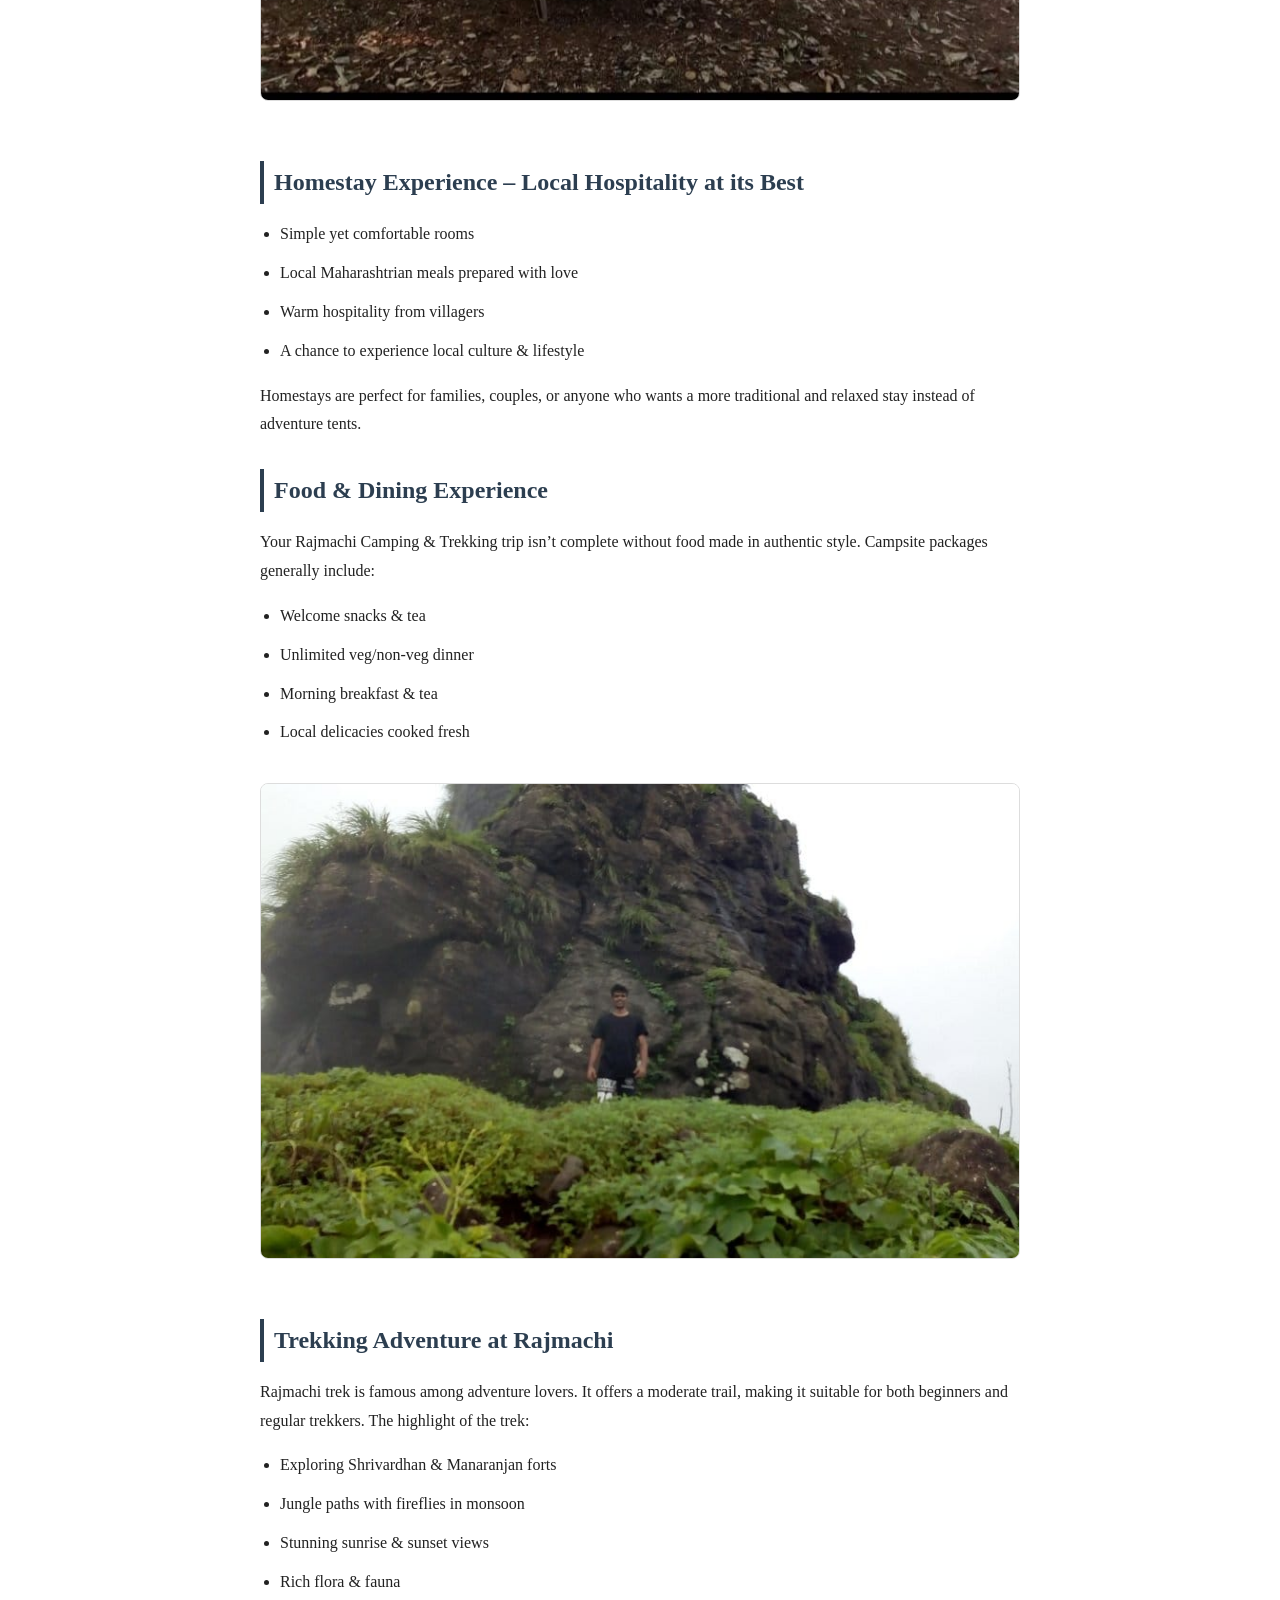
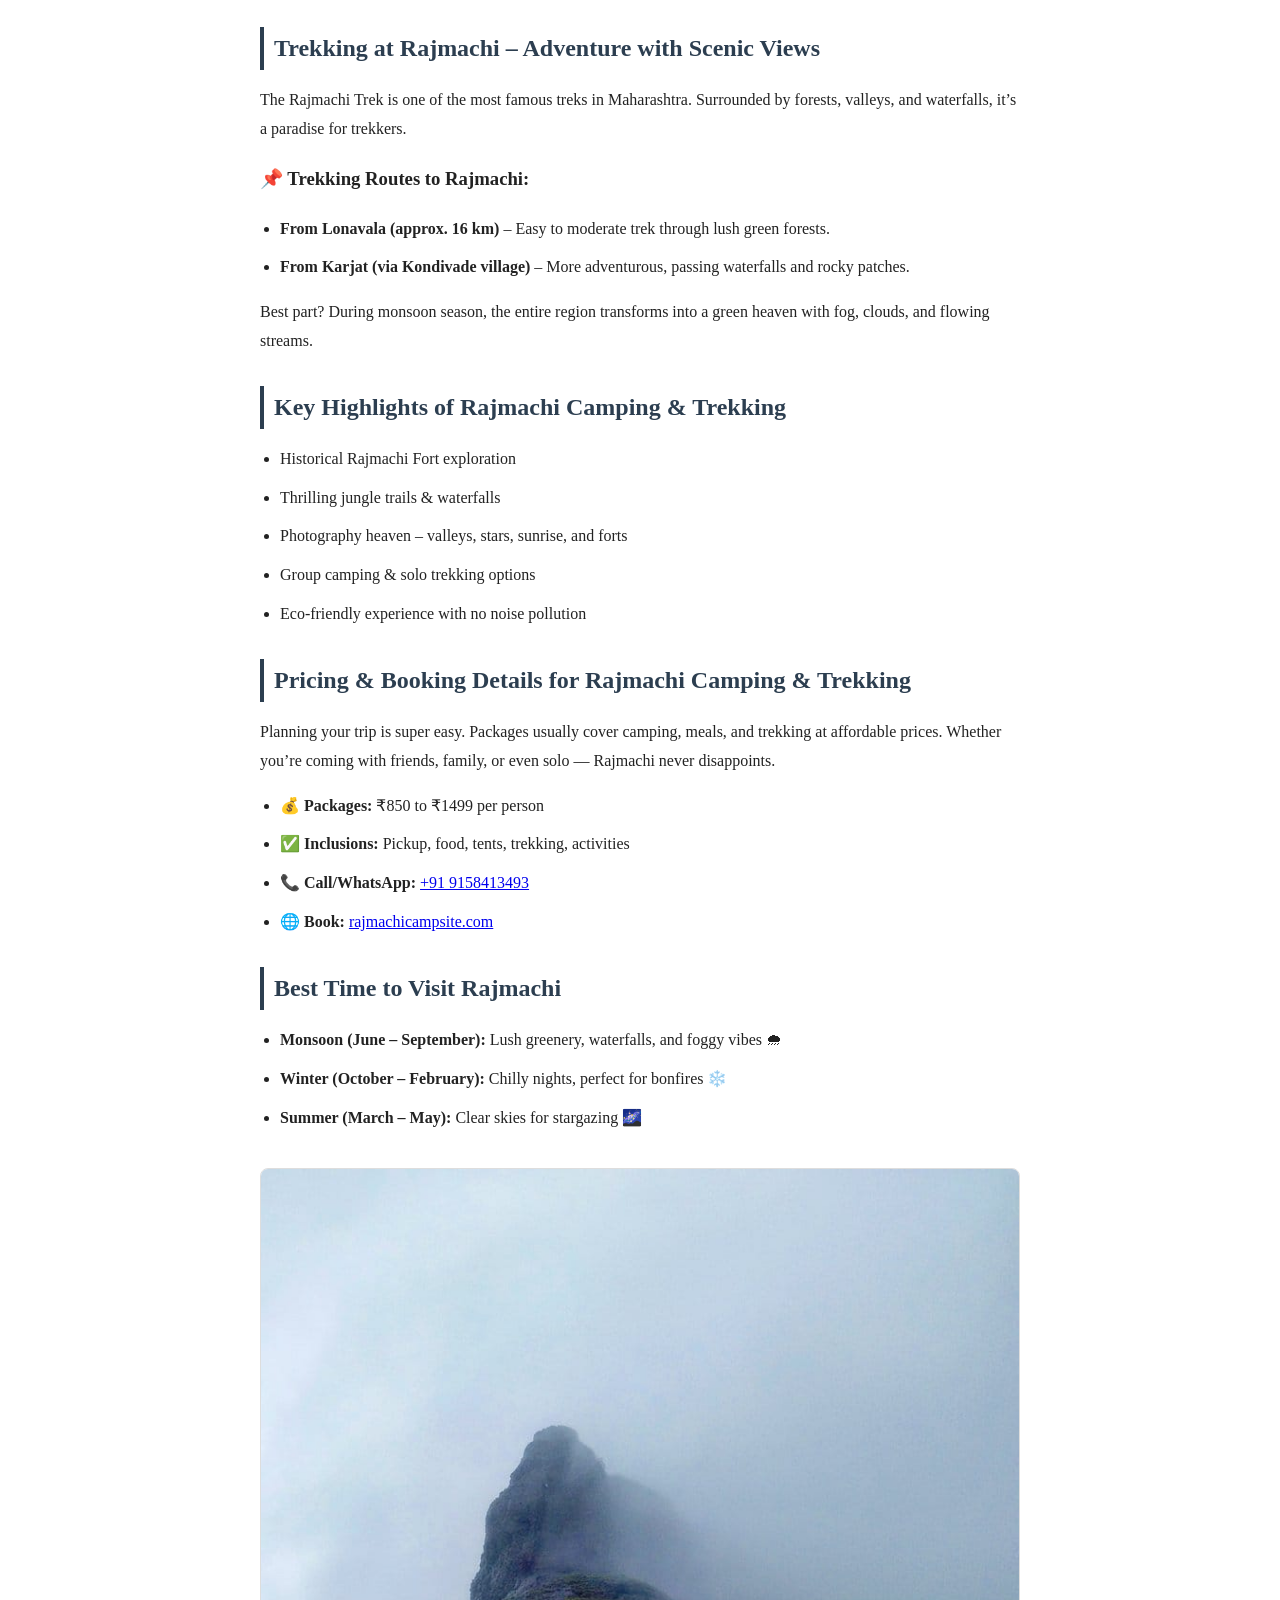
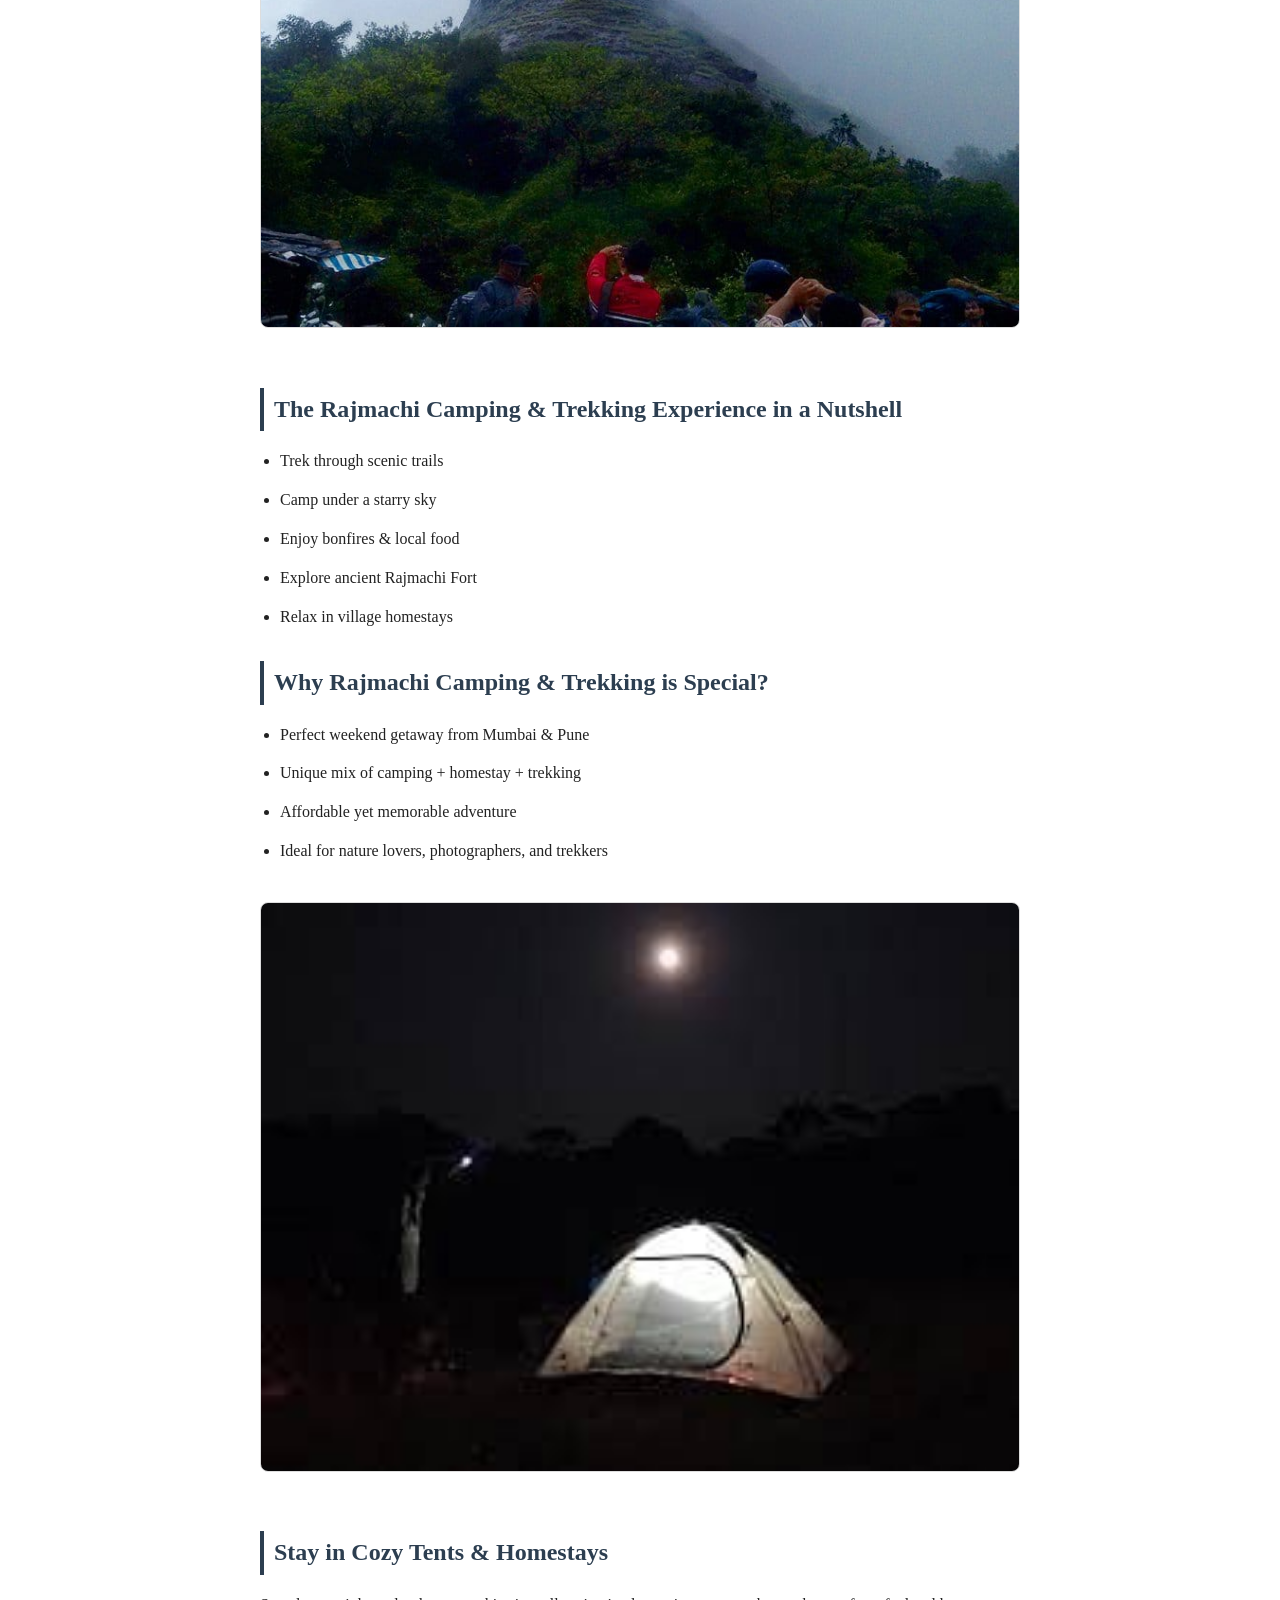
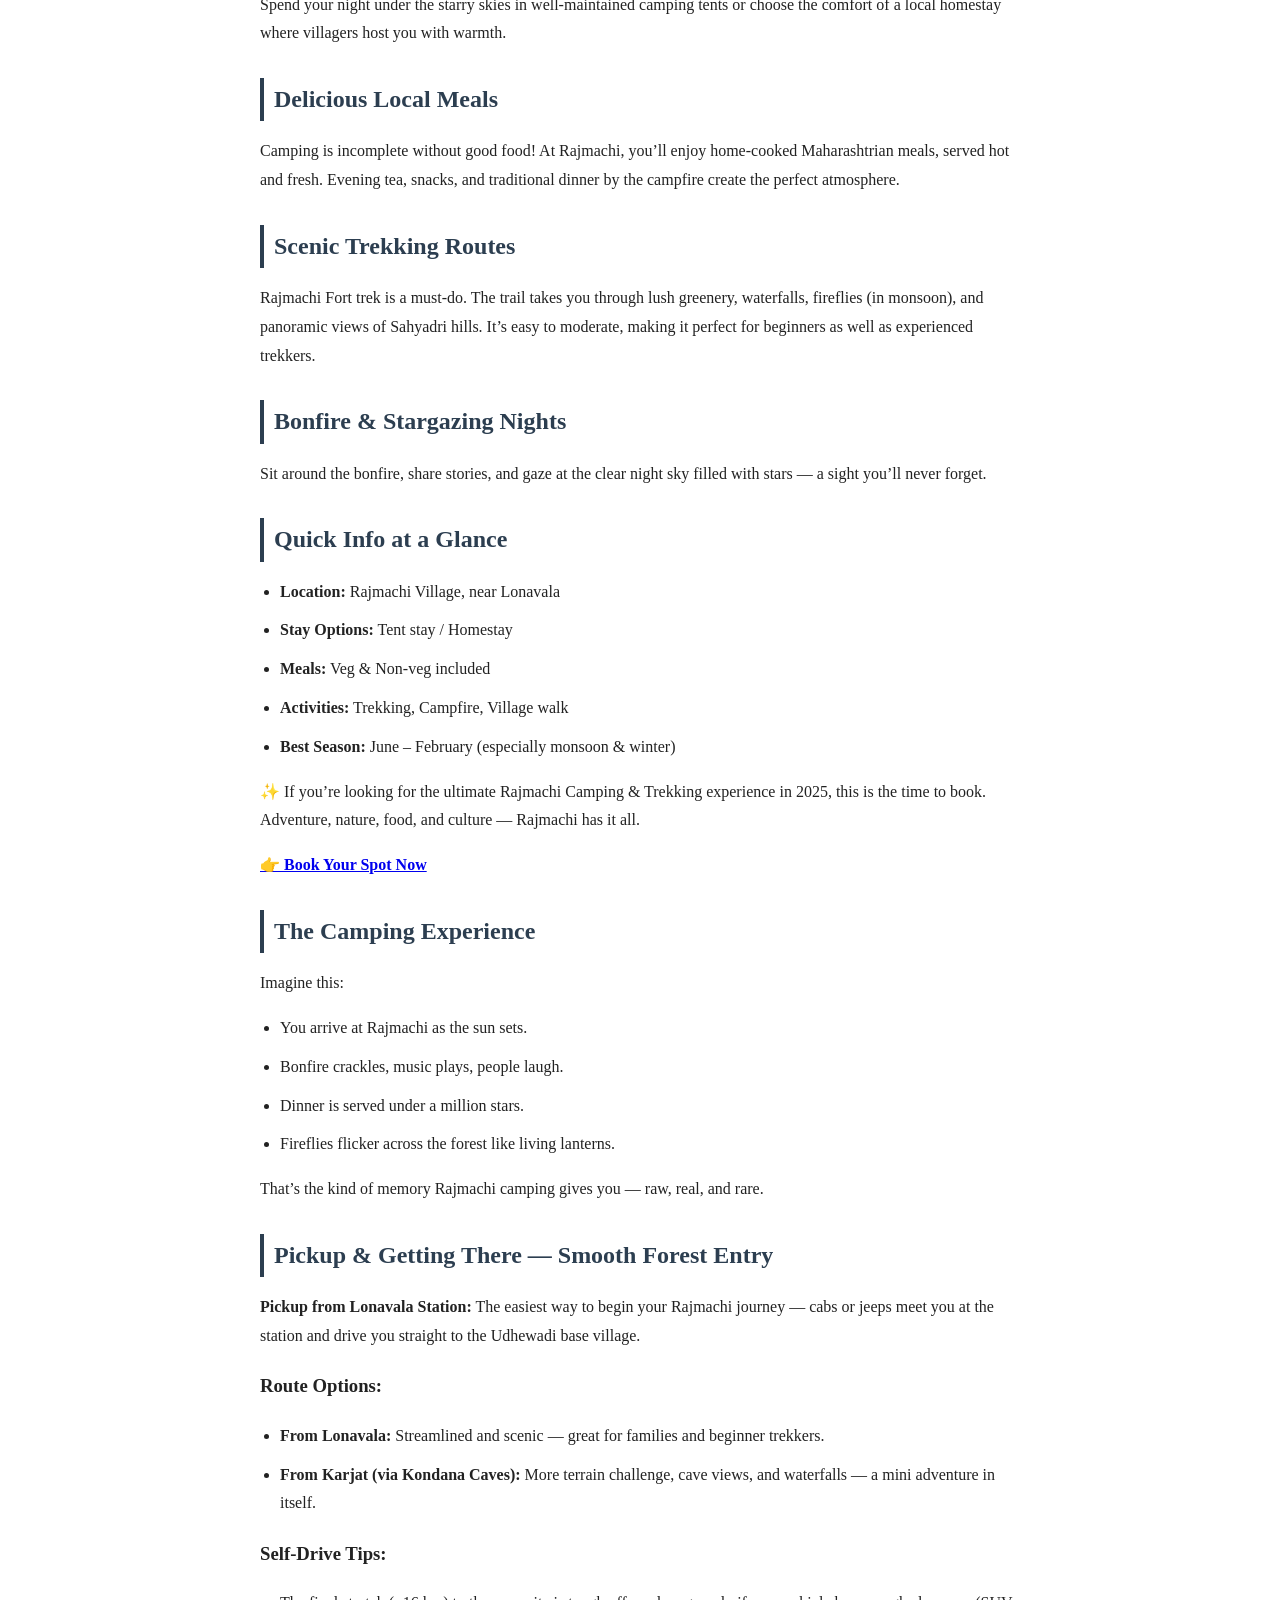
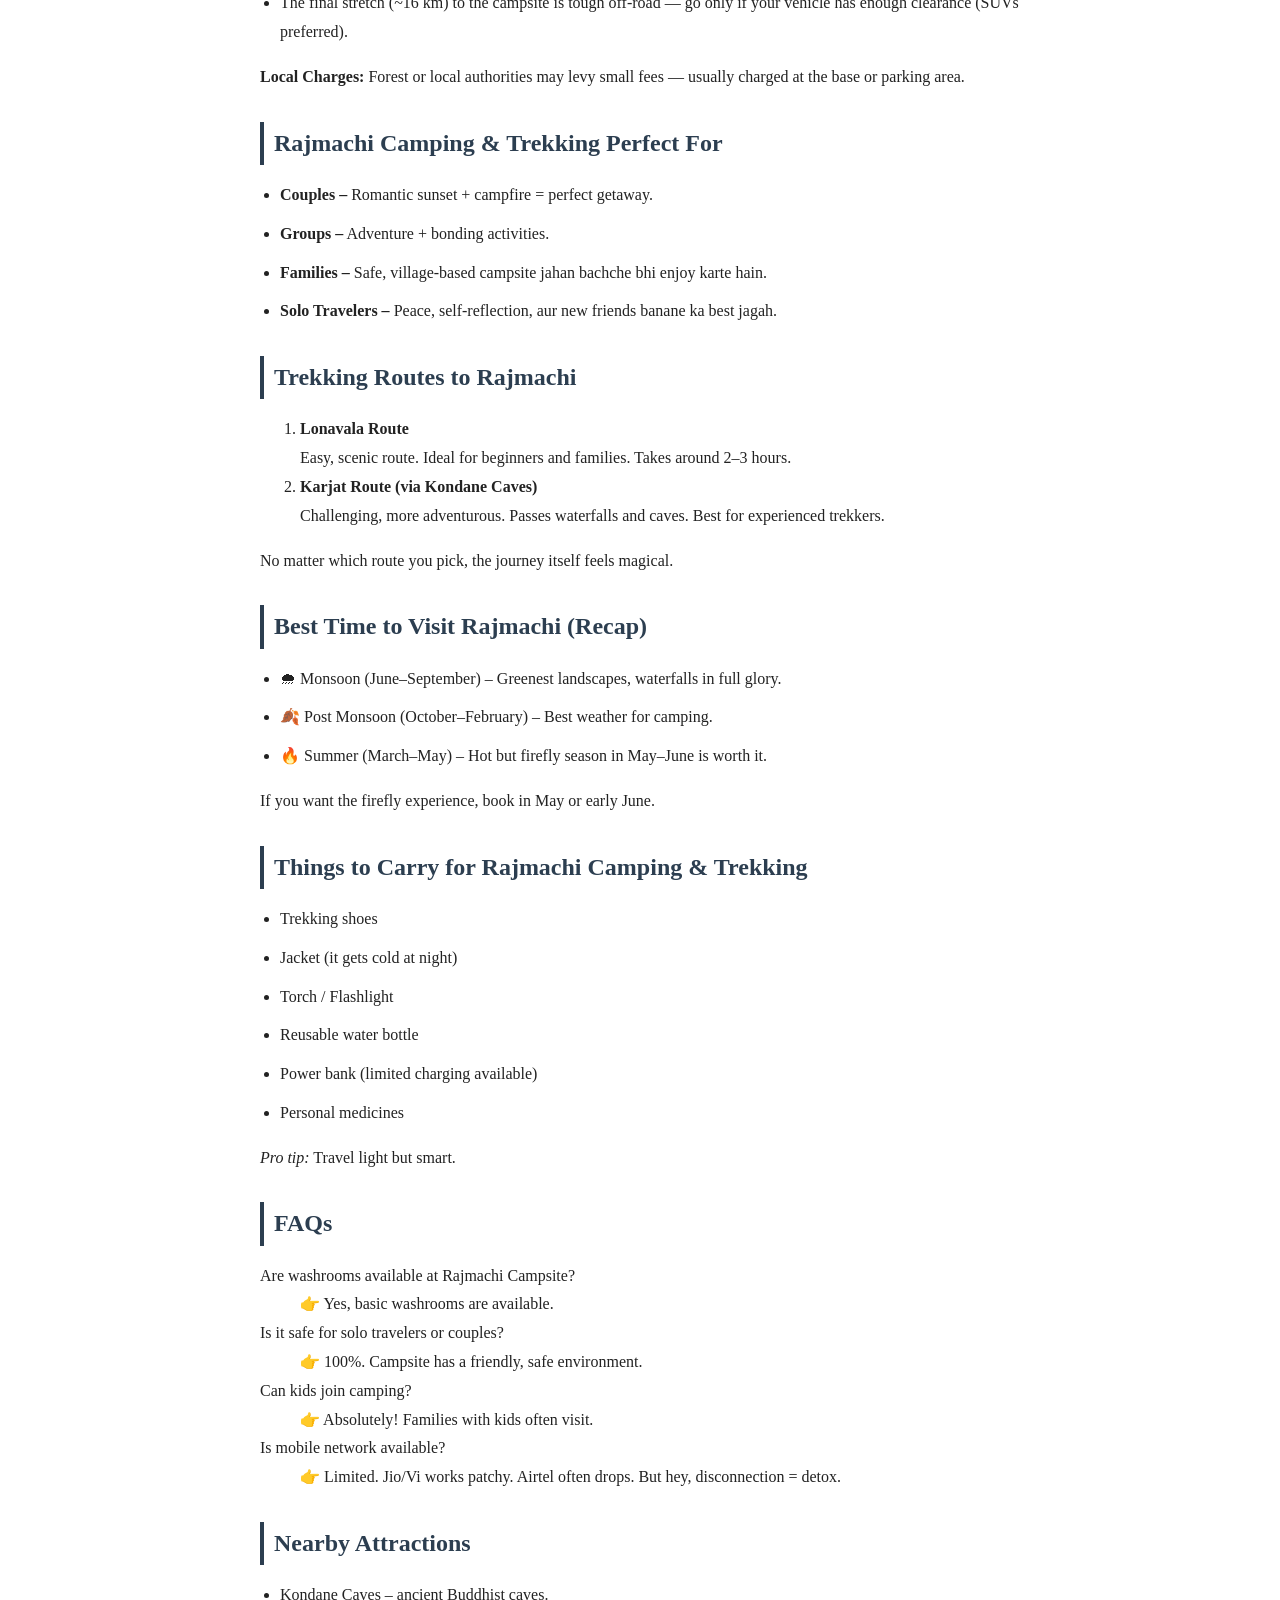
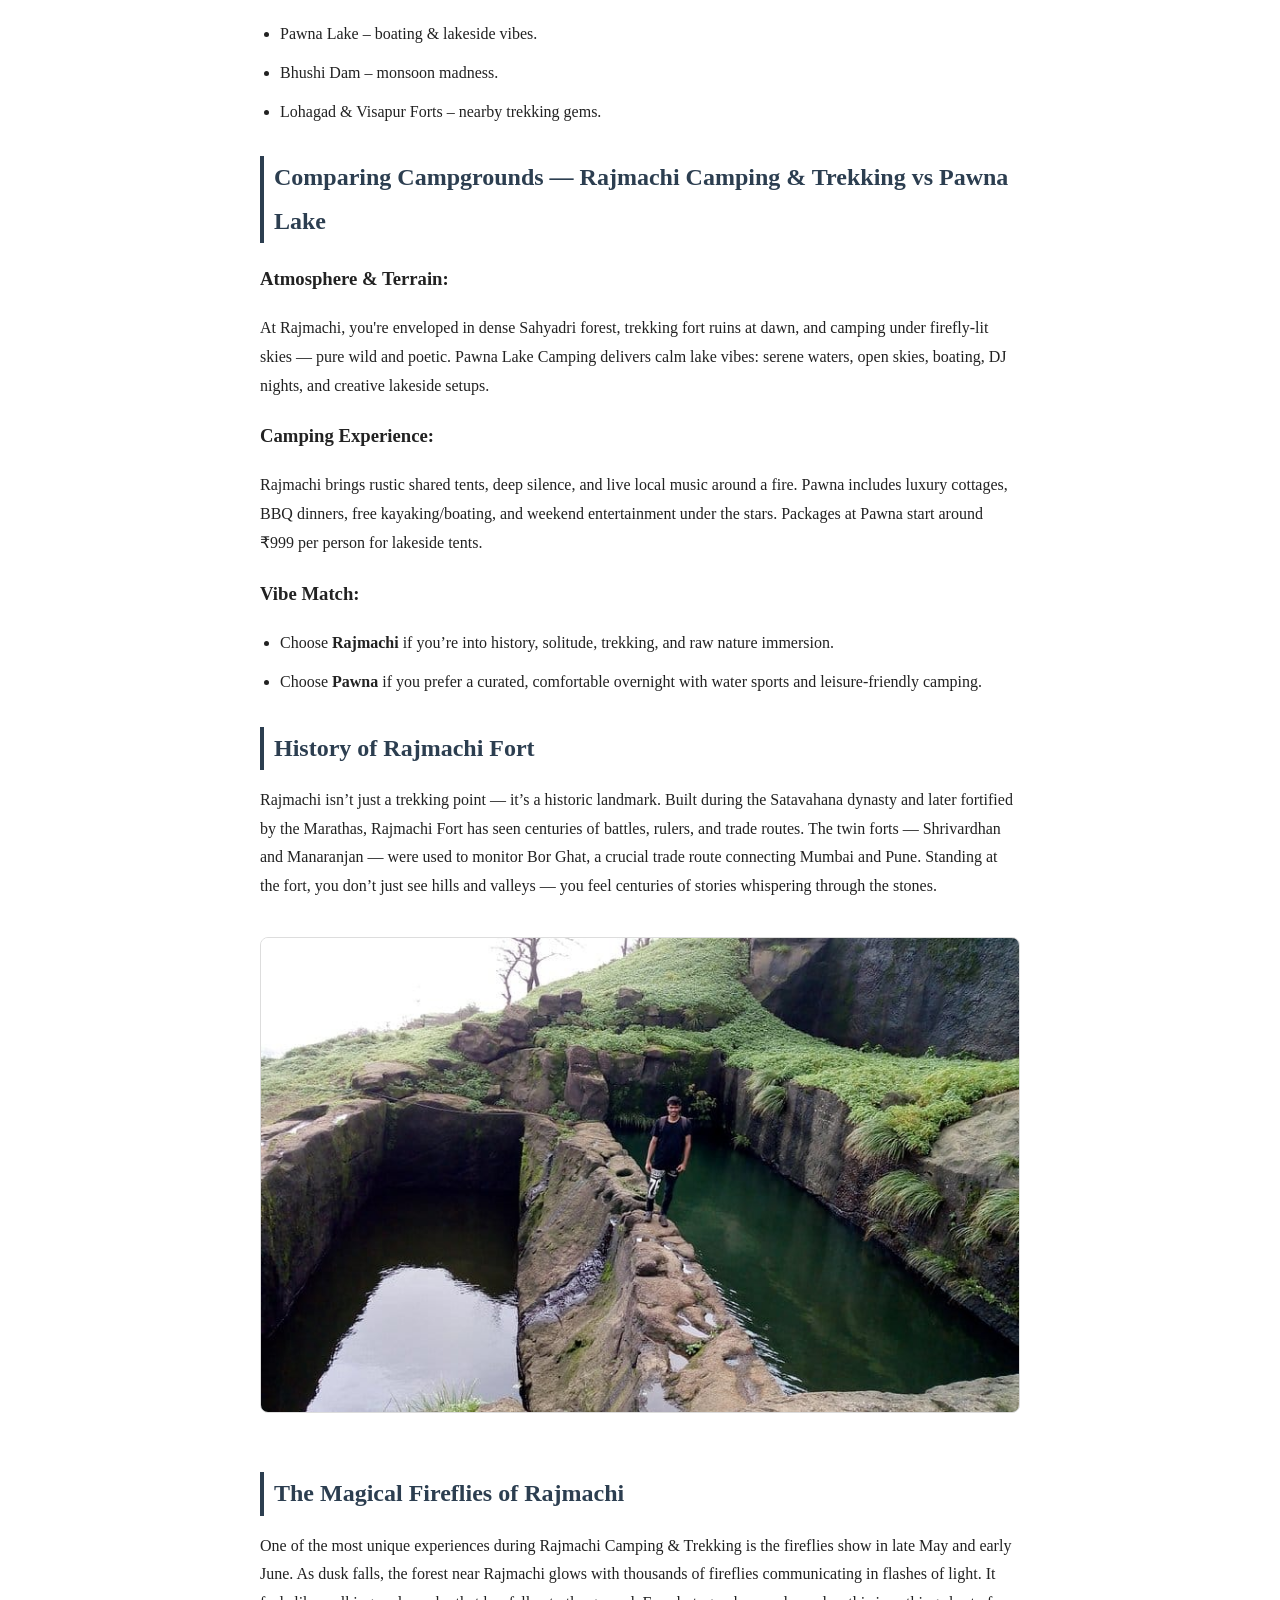
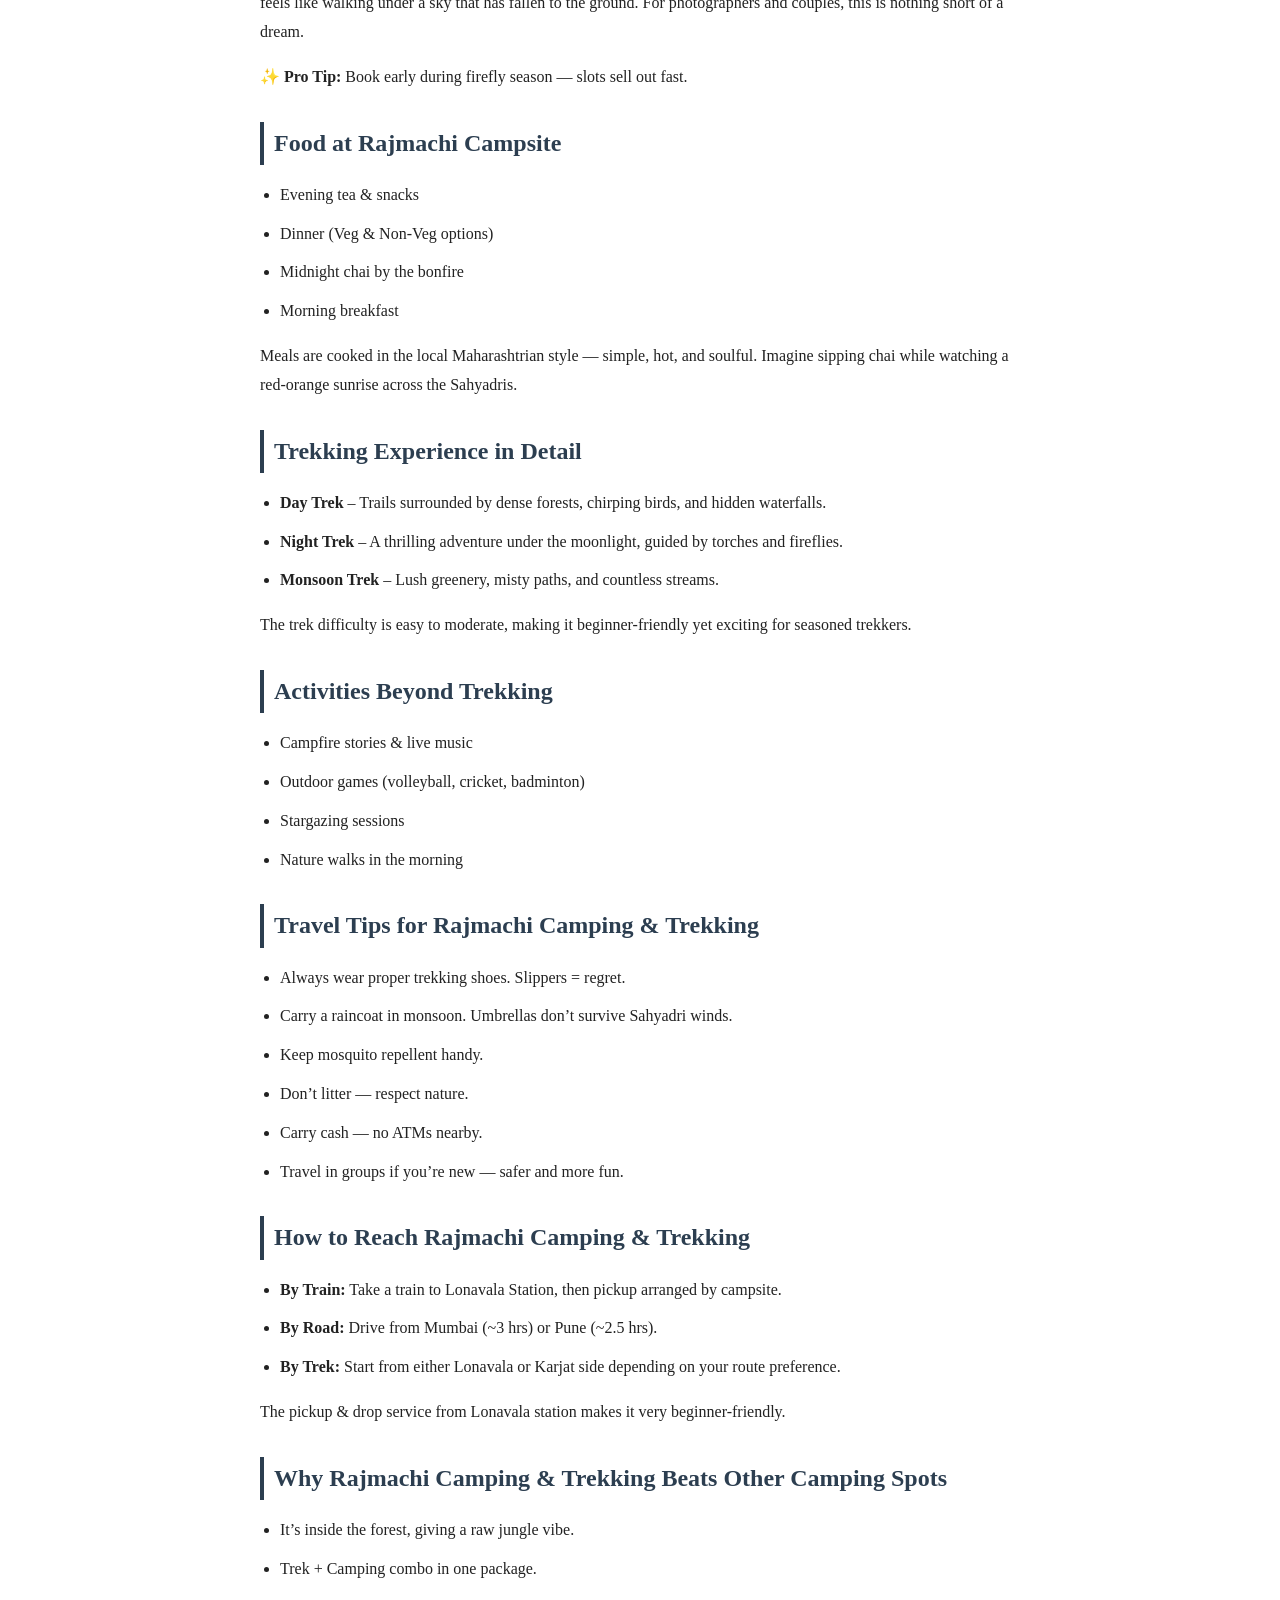
<file: post1.htm>
<!DOCTYPE html>
<html lang="en">
<head>
  <meta charset="UTF-8" />
  <meta name="viewport" content="width=device-width, initial-scale=1" />
  
  <!-- ✅ SEO Title -->
  <title>Rajmachi Camping & Trekking 2025 | Fireflies, Forts & Tent Stay</title>
  
  <!-- ✅ Meta Description -->
  <meta name="description" content="Rajmachi Camping & Trekking 2025 – Experience fireflies festival, forts, tent stay & homestay near Lonavala. Affordable packages ₹850–₹1499. Book now!">
  
  <!-- ✅ SEO Keywords -->
  <meta name="keywords" content="Rajmachi camping, Rajmachi trekking, Rajmachi campsite, 
  Rajmachi fireflies festival, Rajmachi fort trek, camping near Lonavala, camping near Mumbai, 
  Rajmachi tent stay, Rajmachi homestay, Rajmachi trekking packages, Rajmachi camping, Rajmachi trekking, 
  Rajmachi campsite near Lonavala, Rajmachi fort trek, Rajmachi tent stay, Rajmachi homestay, 
  Rajmachi fireflies camping, Rajmachi weekend getaway, Rajmachi monsoon trek, 
  Rajmachi camping packages, Rajmachi trekking 2025, trekking shoes for monsoon, 
  camping checklist India, what to carry for Rajmachi trek, best tents for Sahyadri treks, 
  trekking essentials Sahyadris, fireflies in Rajmachi, camping with bonfire near Lonavala, 
  night camping Rajmachi, couple camping Rajmachi, family camping Rajmachi, Rajmachi trek from Lonavala, 
  Rajmachi trek from Karjat, how to reach Rajmachi, Rajmachi pickup from Lonavala, self-drive Rajmachi camping, 
  best time to visit Rajmachi, Rajmachi monsoon camping, Rajmachi winter trek, Rajmachi firefly season, 
  Rajmachi summer stargazing, Pawna vs Rajmachi camping, Pawna lake camping vs Rajmachi, 
  Kondane caves Rajmachi trek, nearby forts Rajmachi, Lohagad Rajmachi trek, Visapur fort Rajmachi route, 
  Kalsubai from Rajmachi, Is Rajmachi safe for solo travelers, Can kids join Rajmachi camping, 
  Mobile network at Rajmachi campsite,
   Washrooms available Rajmachi camping, Rajmachi campsite price per person, 
   Rajmachi camping, Rajmachi trekking, Rajmachi campsite near Lonavala, Rajmachi fort trek, 
   Rajmachi tent stay, Rajmachi homestay, Rajmachi fireflies camping, Rajmachi weekend getaway, 
   Rajmachi monsoon trek, Rajmachi camping packages, Rajmachi trekking 2025, Rajmachi trekking near Pune, 
   Rajmachi trekking near Mumbai, Rajmachi trekking with fireflies, Rajmachi group camping, Rajmachi couple camping, 
   Rajmachi fort history trek, Rajmachi trekking routes, Rajmachi trek from Karjat, Rajmachi trek from Lonavala, 
   Rajmachi offbeat camping, Rajmachi fireflies festival, Rajmachi night camping, Rajmachi bonfire camping, 
   Rajmachi photography trek, Rajmachi forest camping, Rajmachi nature trail, Rajmachi trekking guide, 
   Rajmachi trekking blog, Rajmachi trekking packages, Rajmachi adventure trek, Rajmachi eco friendly camping, 
   Rajmachi camping reviews, Rajmachi night trek, Rajmachi sunrise trek, Rajmachi sunset camping, 
   Rajmachi trekking season, Rajmachi trekking distance, Rajmachi fort fireflies, Rajmachi fort camping booking, 
   Rajmachi camping contact number, Rajmachi trekking price, Rajmachi fort monsoon trekking, Rajmachi camping cost, 
   Rajmachi trek duration, Rajmachi fort Maharashtra, Rajmachi trek Lonavala base, Rajmachi trek Karjat base,
   Rajmachi jeep ride, Rajmachi trek route map, Rajmachi trek itinerary, Rajmachi fort Sahyadri trek, 
   Rajmachi trekking weekend trip, Rajmachi group package, Rajmachi solo camping, Rajmachi camping from Mumbai, 
   Rajmachi camping from Pune, Rajmachi trekking forest trail, Rajmachi nature camping, 
   Rajmachi trek adventure package, Rajmachi trekking Maharashtra, Rajmachi tent camping booking, 
   Rajmachi local homestay, Rajmachi fort exploration, Rajmachi Sahyadri camping, Rajmachi trek near Pawna, 
   Rajmachi trekking trip, Rajmachi trekking fort guide, Rajmachi night forest trek, 
   Rajmachi camping weekend getaway, Rajmachi eco stay, Rajmachi budget camping, Rajmachi adventure camping, 
   Rajmachi firefly trekking 2025, Rajmachi trekking reviews, Rajmachi camping safety, Rajmachi trekking with kids, 
   Rajmachi trekking easy route, Rajmachi trekking hard route, Rajmachi trekking fireflies festival, Rajmachi nature camping tents, 
   Rajmachi trekking booking online, Rajmachi camping offers, Rajmachi trekking experience, Rajmachi trekking images, Rajmachi trekking travel guide, 
   Rajmachi trekking pickup Lonavala, 
   Rajmachi trekking pickup Karjat, Rajmachi camping summer, Rajmachi trekking winter, Rajmachi trekking monsoon, 
   Rajmachi trekking adventures, Rajmachi trekking forts visit, 
   Rajmachi trekking offbeat, Rajmachi trek Maharashtra fireflies">
  
  <!-- ✅ Canonical URL -->
  <link rel="canonical" href="https://rajmachicampsite.com/rajmachi-camping-trekking" />
  
  <!-- ✅ Open Graph (for social sharing) -->
  <meta property="og:title" content="Rajmachi Camping & Trekking 2025 | Fireflies, Trek & Tent Stay Near Lonavala" />
  <meta property="og:description" content="Rajmachi Camping & Trekking 2025 Guide – Trekking, fireflies, tents & homestay near Lonavala. Affordable packages ₹850–₹1499. Book Rajmachi Campsite today!" />
  <meta property="og:image" content="https://rajmachicampsite.com/rajmachi-camping.jpg" />
  <meta property="og:url" content="https://rajmachicampsite.com/rajmachi-camping-trekking" />
  <meta property="og:type" content="website" />
  
  <!-- ✅ Twitter Card -->
  <meta name="twitter:card" content="summary_large_image" />
  <meta name="twitter:title" content="Rajmachi Camping & Trekking 2025 | Fireflies, Trek & Tent Stay Near Lonavala" />
  <meta name="twitter:description" content="Rajmachi Camping & Trekking with forts, fireflies & tent stay near Lonavala. Affordable packages. Book now!" />
  <meta name="twitter:image" content="https://rajmachicampsite.com/rajmachi-camping.jpg" />

  <!-- ✅ Favicon -->
  <link rel="icon" href="https://rajmachicampsite.com/favicon.ico" type="image/x-icon">
  <link rel="stylesheet" href="post.css" />
  <!-- keep same external libs as original -->
  <link rel="stylesheet" href="https://cdnjs.cloudflare.com/ajax/libs/font-awesome/6.4.0/css/all.min.css">
  <link rel="stylesheet" href="https://cdnjs.cloudflare.com/ajax/libs/font-awesome/6.4.0/css/all.min.css">



</head>
<body>

<header>
  <nav class="navbar">
    <div class="logo">Rajmachi Campsite</div>
    <button class="hamburger">&#9776;</button>
    <ul class="nav-links">
      <li><a href="https://rajmachicampsite.com/blog.htm">Home</a></li>
      <li><a href="https://rajmachicampsite.com/">Website</a></li>
      <li><a href="https://rajmachicampsite.com/booking.htm">Booking</a></li>
      <li><a href="https://rajmachicampsite.com/contact.htm">Contact</a></li>
      <li><a href="https://rajmachicampsite.com/packages.htm">Packages</a></li>
    </ul>
  </nav>
</header>

<main class="container">

  <!-- INTRO -->
  <section id="intro" class="intro">
    <h1>Rajmachi Camping & Trekking – The Ultimate 2025 Guide</h1>
    <p>When Sahyadri’s hills breathe mist, when fireflies paint the night, when campfires 
        echo with laughter — that’s when Rajmachi comes alive. Just a few hours away from Mumbai and Pune, 
        Rajmachi Camping & Trekking has become the favorite weekend escape for adventure lovers, couples, 
        and families alike.</p>
    <p>Whether you’re here for a thrilling trek, a peaceful camping night under the stars, or the glow of 
        fireflies, Rajmachi promises an unforgettable blend of nature and adventure.</p>
  </section>

<!-- image -->
 <img src="gallery (5).jpg" alt="Rajmachi Camping & Trekking – Twin Fort View Shrivardhan & Manaranjan" class="main-img" />


  <!-- CONTENT WRAPPER uses .content to match CSS headings/tables/etc -->
  <section class="content">

    <h2 id="why-choose">Why Choose Rajmachi for Camping & Trekking?</h2>
    <p>Rajmachi isn’t just another trekking spot — it’s history carved into stone and adventure painted on trails.</p>
    <ul>
      <li><strong>Twin Forts –</strong> Shrivardhan and Manaranjan stand proudly, guarding the plateau.</li>
      <li><strong>Western Ghats Magic –</strong> UNESCO heritage site with dense forest, streams, and valleys.</li>
      <li><strong>Adventure + Relaxation –</strong> Trekking in the day, chilling by a campfire at night.</li>
      <li><strong>Accessible Yet Raw –</strong> Close to Lonavala, yet it feels like a world away.</li>
    </ul>
    <p>Rajmachi connects both worlds: a rustic trekking thrill and a cozy camping vibe.</p>

<!-- image -->
 <img src="gallery3 (16).jpg" alt="Rajmachi Campsite Tent Stay with Bonfire and Stargazing" class="main-img" />


    <h2 id="cottages">Rajmachi Campsite Features</h2>
    <p>If you’re booking via <strong>rajmachicampsite.com</strong>, here’s what you get:</p>
    <ul>
      <li>🚖 Pickup &amp; Drop from Lonavala Station – No travel stress.</li>
      <li>⛺ Tents Stay – Comfortable tents for couples, families, and groups.</li>
      <li>🔥 Campfire + Live Music – Night vibes on point.</li>
      <li>🍲 Delicious Food – Veg &amp; Non-Veg meals served hot.</li>
      <li>🎮 Games &amp; Activities – Fun bonding moments.</li>
      <li>🥾 Day &amp; Night Trekking – Explore forts, caves, waterfalls.</li>
      <li>💰 Pocket Friendly – Packages starting at just ₹850 to ₹1499.</li>
      <li>📞 Contact for Bookings: <a href="tel:+919158413493">+919158413493</a></li>
    </ul>

<!-- image -->
 <img src="gallery3 (17).jpg" alt="Rajmachi Trekking Trail in Sahyadri Mountains near Lonavala" class="main-img" />



    <h2>Tent Stay at Rajmachi</h2>
    <p>Forget boring hotel rooms — tents at Rajmachi give you the real thrill of 
        being close to nature. Spacious, well-maintained, and safe, these tents come with:</p>
    <ul>
      <li>Comfortable bedding &amp; blankets</li>
      <li>Clean campsite with washroom facilities</li>
      <li>Evening bonfire setup</li>
      <li>Outdoor seating with mountain views</li>
    </ul>
    <p>👉 Imagine sitting under a sky full of stars, with the fire crackling in front 
        of you—Rajmachi tents make that possible.</p>




<!-- image -->
 <img src="gallery3 (3).jpg" alt="Rajmachi Fort Trek Sunrise View – Camping & Adventure" class="main-img" />



    <h2>Homestay at Rajmachi</h2>
    <p>For those who prefer a cozy stay, Rajmachi homestays are the perfect choice. 
        You’ll be staying with warm local families who provide:</p>
    <ul>
      <li>Traditional Maharashtrian meals</li>
      <li>Rustic yet comfortable rooms</li>
      <li>A true village lifestyle experience</li>
      <li>Safety &amp; hospitality like home</li>
    </ul>
    <p><strong>Homestay at Rajmachi = comfort + culture.</strong></p>

<!-- image -->
 <img src="gallery3 (8).jpg" alt="Rajmachi Fireflies Festival Night Camping Experience" class="main-img" />




    <h2>Homestay Experience – Local Hospitality at its Best</h2>
    <ul>
      <li>Simple yet comfortable rooms</li>
      <li>Local Maharashtrian meals prepared with love</li>
      <li>Warm hospitality from villagers</li>
      <li>A chance to experience local culture &amp; lifestyle</li>
    </ul>
    <p>Homestays are perfect for families, couples, or anyone who wants a more traditional
         and relaxed stay instead of adventure tents.</p>

    <h2 id="food">Food &amp; Dining Experience</h2>
    <p>Your Rajmachi Camping &amp; Trekking trip isn’t complete without food made 
        in authentic style. Campsite packages generally include:</p>
    <ul>
      <li>Welcome snacks &amp; tea</li>
      <li>Unlimited veg/non-veg dinner</li>
      <li>Morning breakfast &amp; tea</li>
      <li>Local delicacies cooked fresh</li>
    </ul>


<!-- image -->
 <img src="gallery (5).jpg" alt="Rajmachi Homestay with Traditional Maharashtrian Food" class="main-img" />



    <h2 id="activities">Trekking Adventure at Rajmachi</h2>
    <p>Rajmachi trek is famous among adventure lovers. It offers a moderate trail, making it 
        suitable for both beginners and regular trekkers. The highlight of the trek:</p>
    <ul>
      <li>Exploring Shrivardhan &amp; Manaranjan forts</li>
      <li>Jungle paths with fireflies in monsoon</li>
      <li>Stunning sunrise &amp; sunset views</li>
      <li>Rich flora &amp; fauna</li>
    </ul>

    <h2>Trekking at Rajmachi – Adventure with Scenic Views</h2>
    <p>The Rajmachi Trek is one of the most famous treks in Maharashtra. Surrounded by forests, valleys, 
        and waterfalls, it’s a paradise for trekkers.</p>
    <h3>📌 Trekking Routes to Rajmachi:</h3>
    <ul>
      <li><strong>From Lonavala (approx. 16 km)</strong> – Easy to moderate trek through lush green forests.</li>
      <li><strong>From Karjat (via Kondivade village)</strong> – More adventurous, passing waterfalls and rocky patches.</li>
    </ul>
    <p>Best part? During monsoon season, the entire region transforms into a green heaven with fog, 
        clouds, and flowing streams.</p>

    <h2>Key Highlights of Rajmachi Camping &amp; Trekking</h2>
    <ul>
      <li>Historical Rajmachi Fort exploration</li>
      <li>Thrilling jungle trails &amp; waterfalls</li>
      <li>Photography heaven – valleys, stars, sunrise, and forts</li>
      <li>Group camping &amp; solo trekking options</li>
      <li>Eco-friendly experience with no noise pollution</li>
    </ul>

    <h2 id="pricing">Pricing &amp; Booking Details for Rajmachi Camping &amp; Trekking</h2>
    <p>Planning your trip is super easy. Packages usually cover camping, meals, and trekking at 
        affordable prices. Whether you’re coming with friends, family, or even solo — Rajmachi never disappoints.</p>
    <ul>
      <li>💰 <strong>Packages:</strong> ₹850 to ₹1499 per person</li>
      <li>✅ <strong>Inclusions:</strong> Pickup, food, tents, trekking, activities</li>
      <li>📞 <strong>Call/WhatsApp:</strong> <a href="tel:+919158413493">+91 9158413493</a></li>
      <li>🌐 <strong>Book:</strong> <a href="https://rajmachicampsite.com" target="_blank" rel="noopener">rajmachicampsite.com</a></li>
    </ul>

    <h2 id="best-time">Best Time to Visit Rajmachi</h2>
    <ul>
      <li><strong>Monsoon (June – September):</strong> Lush greenery, waterfalls, and foggy vibes 🌧</li>
      <li><strong>Winter (October – February):</strong> Chilly nights, perfect for bonfires ❄️</li>
      <li><strong>Summer (March – May):</strong> Clear skies for stargazing 🌌</li>
    </ul>

    <!-- image -->
 <img src="gallery2 (11).jpg" alt="Rajmachi Fort Trek – Monsoon Waterfall & Jungle Trail" class="main-img" />


    <h2>The Rajmachi Camping &amp; Trekking Experience in a Nutshell</h2>
    <ul>
      <li>Trek through scenic trails</li>
      <li>Camp under a starry sky</li>
      <li>Enjoy bonfires &amp; local food</li>
      <li>Explore ancient Rajmachi Fort</li>
      <li>Relax in village homestays</li>
    </ul>

    <h2>Why Rajmachi Camping &amp; Trekking is Special?</h2>
    <ul>
      <li>Perfect weekend getaway from Mumbai &amp; Pune</li>
      <li>Unique mix of camping + homestay + trekking</li>
      <li>Affordable yet memorable adventure</li>
      <li>Ideal for nature lovers, photographers, and trekkers</li>
    </ul>

<!-- image -->
 <img src="gallery (9).jpg" alt="Rajmachi Campsite Activities – Games, Music & Campfire" class="main-img" />



    <h2>Stay in Cozy Tents &amp; Homestays</h2>
    <p>Spend your night under the starry skies in well-maintained camping tents or 
        choose the comfort of a local homestay where villagers host you with warmth.</p>

    <h2>Delicious Local Meals</h2>
    <p>Camping is incomplete without good food! At Rajmachi, you’ll enjoy home-cooked Maharashtrian meals, 
        served hot and fresh. Evening tea, snacks, and traditional dinner by the campfire create the perfect atmosphere.
    </p>

    <h2>Scenic Trekking Routes</h2>
    <p>Rajmachi Fort trek is a must-do. The trail takes you through lush greenery, 
        waterfalls, fireflies (in monsoon), and panoramic views of Sahyadri hills. 
        It’s easy to moderate, making it perfect for beginners as well as experienced trekkers.</p>

    <h2>Bonfire &amp; Stargazing Nights</h2>
    <p>Sit around the bonfire, share stories, and gaze at the clear night sky filled with stars — a sight you’ll never forget.</p>

    <h2>Quick Info at a Glance</h2>
    <ul>
      <li><strong>Location:</strong> Rajmachi Village, near Lonavala</li>
      <li><strong>Stay Options:</strong> Tent stay / Homestay</li>
      <li><strong>Meals:</strong> Veg &amp; Non-veg included</li>
      <li><strong>Activities:</strong> Trekking, Campfire, Village walk</li>
      <li><strong>Best Season:</strong> June – February (especially monsoon &amp; winter)</li>
    </ul>
    <p>✨ If you’re looking for the ultimate Rajmachi Camping &amp; Trekking experience in 2025,
         this is the time to book.         
        Adventure, nature, food, and culture — Rajmachi has it all.</p>
    <p><a href="https://rajmachicampsite.com" target="_blank" rel="noopener"><strong>👉 Book Your Spot Now</strong></a></p>

    <h2>The Camping Experience</h2>
    <p>Imagine this:</p>
    <ul>
      <li>You arrive at Rajmachi as the sun sets.</li>
      <li>Bonfire crackles, music plays, people laugh.</li>
      <li>Dinner is served under a million stars.</li>
      <li>Fireflies flicker across the forest like living lanterns.</li>
    </ul>
    <p>That’s the kind of memory Rajmachi camping gives you — raw, real, and rare.</p>

    <h2>Pickup &amp; Getting There — Smooth Forest Entry</h2>
    <p><strong>Pickup from Lonavala Station:</strong> The easiest way to begin your Rajmachi journey — 
        cabs or jeeps meet you at the station and drive you straight to the Udhewadi base village.</p>
    <h3>Route Options:</h3>
    <ul>
      <li><strong>From Lonavala:</strong> Streamlined and scenic — great for families and beginner trekkers.</li>
      <li><strong>From Karjat (via Kondana Caves):</strong> More terrain challenge, cave views, and waterfalls — 
        a mini adventure in itself.</li>
    </ul>
    <h3>Self-Drive Tips:</h3>
    <ul>
      <li>The final stretch (~16 km) to the campsite is tough off-road — 
        go only if your vehicle has enough clearance (SUVs preferred).</li>
    </ul>
    <p><strong>Local Charges:</strong> Forest or local authorities may levy small fees — 
        usually charged at the base or parking area.</p>

    <h2>Rajmachi Camping &amp; Trekking Perfect For</h2>
    <ul>
      <li><strong>Couples –</strong> Romantic sunset + campfire = perfect getaway.</li>
      <li><strong>Groups –</strong> Adventure + bonding activities.</li>
      <li><strong>Families –</strong> Safe, village-based campsite jahan bachche bhi enjoy karte hain.</li>
      <li><strong>Solo Travelers –</strong> Peace, self-reflection, aur new friends banane ka best jagah.</li>
    </ul>

    <h2>Trekking Routes to Rajmachi</h2>
    <ol>
      <li><strong>Lonavala Route</strong><br/>Easy, scenic route. Ideal for beginners and families. 
        Takes around 2–3 hours.</li>
      <li><strong>Karjat Route (via Kondane Caves)</strong><br/>Challenging, more adventurous. 
        Passes waterfalls and caves. Best for experienced trekkers.</li>
    </ol>
    <p>No matter which route you pick, the journey itself feels magical.</p>

    <h2>Best Time to Visit Rajmachi (Recap)</h2>
    <ul>
      <li>🌧 Monsoon (June–September) – Greenest landscapes, waterfalls in full glory.</li>
      <li>🍂 Post Monsoon (October–February) – Best weather for camping.</li>
      <li>🔥 Summer (March–May) – Hot but firefly season in May–June is worth it.</li>
    </ul>
    <p>If you want the firefly experience, book in May or early June.</p>

    <h2>Things to Carry for Rajmachi Camping &amp; Trekking</h2>
    <ul>
      <li>Trekking shoes</li>
      <li>Jacket (it gets cold at night)</li>
      <li>Torch / Flashlight</li>
      <li>Reusable water bottle</li>
      <li>Power bank (limited charging available)</li>
      <li>Personal medicines</li>
    </ul>
    <p><em>Pro tip:</em> Travel light but smart.</p>

    <h2>FAQs</h2>
    <dl>
      <dt>Are washrooms available at Rajmachi Campsite?</dt><dd>👉 Yes, basic washrooms are available.</dd>
      <dt>Is it safe for solo travelers or couples?</dt><dd>👉 100%. Campsite has a friendly, safe environment.</dd>
      <dt>Can kids join camping?</dt><dd>👉 Absolutely! Families with kids often visit.</dd>
      <dt>Is mobile network available?</dt><dd>👉 Limited. Jio/Vi works patchy. Airtel often drops. But hey, disconnection = detox.</dd>
    </dl>

    <h2>Nearby Attractions</h2>
    <ul>
      <li>Kondane Caves – ancient Buddhist caves.</li>
      <li>Pawna Lake – boating &amp; lakeside vibes.</li>
      <li>Bhushi Dam – monsoon madness.</li>
      <li>Lohagad &amp; Visapur Forts – nearby trekking gems.</li>
    </ul>

    <h2>Comparing Campgrounds — Rajmachi Camping &amp; Trekking vs Pawna Lake</h2>
    <h3>Atmosphere &amp; Terrain:</h3>
    <p>At Rajmachi, you're enveloped in dense Sahyadri forest, trekking fort ruins at dawn, 
        and camping under firefly-lit skies — pure wild and poetic. Pawna Lake Camping delivers calm lake vibes: 
        serene waters, open skies, boating, DJ nights, and creative lakeside setups.
    </p>
    <h3>Camping Experience:</h3>
    <p>Rajmachi brings rustic shared tents, deep silence, and live local music around a fire. 
        Pawna includes luxury cottages, BBQ dinners, free kayaking/boating, and weekend entertainment under 
        the stars. Packages at Pawna start around ₹999 per person for lakeside tents.
    </p>
    <h3>Vibe Match:</h3>
    <ul>
      <li>Choose <strong>Rajmachi</strong> if you’re into history, solitude, trekking, 
        and raw nature immersion.
    </li>
      <li>Choose <strong>Pawna</strong> if you prefer a curated, 
        comfortable overnight with water sports and leisure-friendly camping.
    </li>
    </ul>

    <h2>History of Rajmachi Fort</h2>
    <p>Rajmachi isn’t just a trekking point — it’s a historic landmark. 
        Built during the Satavahana dynasty and later fortified by the Marathas, 
        Rajmachi Fort has seen centuries of battles, rulers, and trade routes. 
        The twin forts — Shrivardhan and Manaranjan — were used to monitor Bor Ghat, 
        a crucial trade route connecting Mumbai and Pune. Standing at the fort, 
        you don’t just see hills and valleys — you feel centuries of stories whispering through the stones.
    </p>
<!-- image -->
 <img src="gallery2 (5).jpg" alt="Rajmachi Camping Packages ₹850 – ₹1499 with Meals" class="main-img" />


    <h2>The Magical Fireflies of Rajmachi</h2>
    <p>One of the most unique experiences during Rajmachi Camping &amp; Trekking is the fireflies show in late May and early June. As dusk falls, the forest near Rajmachi glows with thousands of fireflies communicating in flashes of light. It feels like walking under a sky that has fallen to the ground. For photographers and couples, this is nothing short of a dream.</p>
    <p>✨ <strong>Pro Tip:</strong> Book early during firefly season — slots sell out fast.</p>

    <h2>Food at Rajmachi Campsite</h2>
    <ul>
      <li>Evening tea &amp; snacks</li>
      <li>Dinner (Veg &amp; Non-Veg options)</li>
      <li>Midnight chai by the bonfire</li>
      <li>Morning breakfast</li>
    </ul>
    <p>Meals are cooked in the local Maharashtrian style — simple, hot, and soulful. Imagine sipping chai while watching a red-orange sunrise across the Sahyadris.</p>

    <h2>Trekking Experience in Detail</h2>
    <ul>
      <li><strong>Day Trek</strong> – Trails surrounded by dense forests, chirping birds, and hidden waterfalls.</li>
      <li><strong>Night Trek</strong> – A thrilling adventure under the moonlight, guided by torches and fireflies.</li>
      <li><strong>Monsoon Trek</strong> – Lush greenery, misty paths, and countless streams.</li>
    </ul>
    <p>The trek difficulty is easy to moderate, making it beginner-friendly yet exciting for seasoned trekkers.</p>

    <h2>Activities Beyond Trekking</h2>
    <ul>
      <li>Campfire stories &amp; live music</li>
      <li>Outdoor games (volleyball, cricket, badminton)</li>
      <li>Stargazing sessions</li>
      <li>Nature walks in the morning</li>
    </ul>

    <h2>Travel Tips for Rajmachi Camping &amp; Trekking</h2>
    <ul>
      <li>Always wear proper trekking shoes. Slippers = regret.</li>
      <li>Carry a raincoat in monsoon. Umbrellas don’t survive Sahyadri winds.</li>
      <li>Keep mosquito repellent handy.</li>
      <li>Don’t litter — respect nature.</li>
      <li>Carry cash — no ATMs nearby.</li>
      <li>Travel in groups if you’re new — safer and more fun.</li>
    </ul>

    <h2>How to Reach Rajmachi Camping &amp; Trekking</h2>
    <ul>
      <li><strong>By Train:</strong> Take a train to Lonavala Station, then pickup arranged by campsite.</li>
      <li><strong>By Road:</strong> Drive from Mumbai (~3 hrs) or Pune (~2.5 hrs).</li>
      <li><strong>By Trek:</strong> Start from either Lonavala or Karjat side depending on your route preference.</li>
    </ul>
    <p>The pickup &amp; drop service from Lonavala station makes it very beginner-friendly.</p>

    <h2>Why Rajmachi Camping &amp; Trekking Beats Other Camping Spots</h2>
    <ul>
      <li>It’s inside the forest, giving a raw jungle vibe.</li>
      <li>Trek + Camping combo in one package.</li>
      <li>Historical forts + Fireflies show = Unique mix.</li>
      <li>Prices are more affordable compared to Pawna camps.</li>
      <li>Rajmachi feels more authentic and less commercial compared to crowded tourist camps.</li>
    </ul>

    <h2 id="contact">Booking &amp; Contact for Rajmachi Camping &amp; Trekking</h2>
    <p>📞 Call/WhatsApp for Bookings: <a href="tel:+919158413493">+91 9158413493</a><br/>
       🌐 Official Website: <a href="https://rajmachicampsite.com" target="_blank" rel="noopener">rajmachicampsite.com</a><br/>
       💰 Package Price: ₹850 – ₹1499
    </p>

    <h2>Rajmachi Camping &amp; Trekking – A Hidden Treasure in the Sahyadris</h2>
    <ol>
      <li><strong>The Location That Steals Your Heart</strong> – Between Lonavala and Karjat, views of Shrivardhan and Manoranjan forts.</li>
      <li><strong>Camping Experience at Rajmachi</strong> – Starry skies, bonfires, misty mornings.</li>
      <li><strong>Adventure &amp; Activities</strong> – Trekking, fort exploration, monsoon magic, photography.</li>
      <li><strong>Why Rajmachi is Special</strong> – Untouched vibe, authentic meals, nature-first escape.</li>
      <li><strong>Best Time to Visit</strong> – Monsoon, winter, and breezy summer nights.</li>
      <li><strong>Perfect For</strong> – Trekkers, groups, couples, families.</li>
    </ol>
    <p>👉 Final Note: Rajmachi Campsite is not just about camping – it’s about reconnecting with yourself, bonding with your people, and experiencing the Sahyadris in their purest form.</p>

    <h2>Final Words for Rajmachi Camping &amp; Trekking</h2>
    <p>Rajmachi is not just a trek, not just a campsite. It’s an experience that combines history, adventure, and nature.</p>
    <ul>
      <li>Trek through ancient trails.</li>
      <li>Camp under a sky full of stars.</li>
      <li>Watch fireflies glow around you.</li>
      <li>Wake up to the sunrise of the Sahyadris.</li>
    </ul>
    <p>So don’t wait — pack your bags, bring your friends, or just your spirit of adventure, and head to Rajmachi this weekend!</p>
    <p>📞 Contact Now: <a href="tel:+919158413493">+91 9158413493</a><br/>
       🌐 Book Online: <a href="https://rajmachicampsite.com" target="_blank" rel="noopener">rajmachicampsite.com</a>
    </p>

    <h2>Conclusion</h2>
    <p>Rajmachi is not just camping — it’s where your soul hits pause and nature hits play. From trekking up forts to camping under firefly-lit skies, every moment here is pure memory in making.</p>
    <p>👉 Don’t just scroll travel reels — live them. Book your Rajmachi Camping &amp; Trekking adventure today!</p>
    <p>📞 Call: <a href="tel:+919158413493">+91 9158413493</a> | 🌐 <a href="https://rajmachicampsite.com" target="_blank" rel="noopener">rajmachicampsite.com</a></p>

  </section>

  <!-- keep floating buttons structure the same -->
  <div class="floating-buttons">
    <a href="tel:+919158413493" class="float-btn"><i class="fas fa-phone"></i></a>
    <a href="https://wa.me/919158413493" class="float-btn"><i class="fab fa-whatsapp"></i></a>
    <a href="https://rajmachicampsite.com/contact.htm" class="float-btn"><i class="fas fa-calendar-check"></i></a>
  </div>

  <!-- Keep a brief final-thoughts section to match layout -->
  <section class="final-thoughts">
    <h2>💬 Final Thoughts</h2>
    <p>Rajmachi Camping &amp; Trekking – The Ultimate 2025 Guide isn’t just a title — it’s your sign to log off and touch grass. Fireflies, forts, and bonfires — lock it in.</p>
  </section>

</main>

<!-- image -->
 <img src="gallery3 (10).jpg" alt="Rajmachi Trekking & Camping – Best Weekend Getaway 2025" class="main-img" />



<footer>
  &copy; 2025 Rajmachi Campsite. All rights reserved.
</footer>

<!-- keep same script tags for behavior parity -->
<script src="post.js"></script>
<script src="blog.js"></script>
</body>
</html>
</file>
<file: aboutus.css>
body {
  margin: 0;
  font-family: 'Segoe UI', sans-serif;
  background: #fefefc;
  color: #333;
}

.about-hero {
  background: url('gallery\ \(4\).webp') no-repeat center center/cover;
  background-position: center;
  background-size: contain;
  height: 90vh;
  position: relative;
  display: flex;
  align-items: center;
  justify-content: center;
}

.hero-overlay {
  background: rgba(0, 0, 0, 0.5);
  padding: 40px;
  text-align: center;
  color: #fff;
  width: 100%;
}

.hero-overlay h1 {
  font-size: 3rem;
  margin: 0;
  letter-spacing: 1px;
}

.hero-overlay p {
  font-size: 1.2rem;
  margin-top: 10px;
}

.container {
  max-width: 1080px;
  margin: auto;
  padding: 40px 20px;
}

.about-intro h2,
.about-extra h2 {
  text-align: center;
  font-size: 2.5rem;
  margin-bottom: 20px;
  color: #1e4d2b;
}

.about-intro p {
  font-size: 1.1rem;
  line-height: 1.8;
  text-align: center;
  color: #555;
}

.features {
  display: grid;
  grid-template-columns: repeat(auto-fit, minmax(280px, 1fr));
  gap: 30px;
}

.feature {
  text-align: center;
  background: #fff;
  padding: 20px;
  border-radius: 15px;
  box-shadow: 0 5px 20px rgba(0, 0, 0, 0.08);
}

.feature img {
  width: 100%;
  height: 180px;
  object-fit: cover;
  border-radius: 12px;
}

.feature h3 {
  margin: 15px 0 10px;
  color: #2a7a44;
}

.feature p {
  font-size: 0.95rem;
  color: #666;
}

.highlights {
  list-style: none;
  padding: 0;
  margin: 30px 0 0;
  display: grid;
  grid-template-columns: repeat(auto-fit, minmax(200px, 1fr));
  gap: 15px;
}

.highlights li {
  background: #e9f7ef;
  padding: 15px;
  border-radius: 10px;
  font-weight: 500;
  color: #1d5c3f;
  display: flex;
  align-items: center;
  gap: 10px;
}

.about-footer {
  background: #1e1e1e;
  color: #ccc;
  text-align: center;
  padding: 20px 10px;
  position: relative;
}

.back-home {
  color: #fff;
  text-decoration: none;
  display: inline-block;
  margin-top: 10px;
  font-size: 0.9rem;
}












.global-back-home-btn {
  position: fixed;
  top: 20px;
  left: 20px;
  z-index: 9999;
  background-color: #2e86de;
  color: #fff;
  padding: 10px 18px;
  font-size: 14px;
  font-weight: 500;
  border-radius: 6px;
  text-decoration: none;
  box-shadow: 0 4px 10px rgba(0, 0, 0, 0.2);
  transition: all 0.3s ease;
}

.global-back-home-btn:hover {
  background-color: #1b4f72;
  transform: scale(1.05);
}

/* Mobile responsive tweaks */
@media (max-width: 480px) {
  .global-back-home-btn {
    top: 15px;
    left: 15px;
    padding: 8px 14px;
    font-size: 13px;
  }
}
</file>
<file: booking.css>
* {
  margin: 0;
  padding: 0;
  box-sizing: border-box;
}
body {
  font-family: 'Segoe UI', sans-serif;
  line-height: 1.6;
  background: #fdfbff;
  color: #333;
  padding-top: 60px;
}
.back-home {
  position: fixed;
  top: 10px;
  left: 10px;
  background: #5c2c90;
  color: #fff;
  padding: 10px 16px;
  border-radius: 20px;
  text-decoration: none;
  z-index: 999;
  transition: background 0.3s ease;
}
.back-home:hover {
  background: #3a1c61;
}
.booking-section {
  text-align: center;
  padding: 40px 20px;
}
.booking-section h1 {
  font-size: 2.2rem;
  color: #5c2c90;
}
.booking-section form {
  max-width: 400px;
  margin: auto;
  display: flex;
  flex-direction: column;
  gap: 15px;
  margin-top: 20px;
}
form input, form textarea {
  padding: 12px;
  border: 1px solid #aaa;
  border-radius: 8px;
}
form button {
  background: #5c2c90;
  color: white;
  border: none;
  padding: 12px;
  font-size: 1rem;
  border-radius: 10px;
  cursor: pointer;
  transition: background 0.3s ease;
}
form button:hover {
  background: #3a1c61;
}

.roadmap {
  padding: 40px 20px;
  background: #f3edfa;
  text-align: center;
}
.roadmap h2 {
  font-size: 1.8rem;
  color: #5c2c90;
}
.steps {
  display: flex;
  flex-wrap: wrap;
  justify-content: center;
  margin-top: 30px;
  gap: 15px;
}
.step {
  background: white;
  padding: 20px;
  border-radius: 12px;
  width: 140px;
  box-shadow: 0 0 8px rgba(0,0,0,0.1);
}

.tent-info {
  padding: 40px 20px;
  text-align: center;
}
.tent-info h2 {
  font-size: 1.8rem;
  color: #5c2c90;
}
.tents {
  display: grid;
  gap: 20px;
  grid-template-columns: repeat(auto-fit, minmax(250px, 1fr));
  margin-top: 30px;
}
.tent-card {
  background: #fff;
  padding: 20px;
  border-radius: 12px;
  box-shadow: 0 2px 10px rgba(0,0,0,0.1);
}
.tent-card img {
  width: 100%;
  border-radius: 10px;
  height: 180px;
  object-fit: cover;
}
.tent-card h3 {
  margin-top: 10px;
  color: #333;
}
.tent-card p {
  font-size: 0.95rem;
  color: #666;
}

.back-bottom {
  text-align: center;
  padding: 30px 0;
}
</file>
<file: cab.css>
body {
  font-family: 'Segoe UI', sans-serif;
  margin: 0;
  padding: 0;
  background: #f9f9f9;
  color: #222;
}

.back-to-home {
  text-align: center;
  padding: 10px;
  background: #222;
}
.back-to-home a {
  color: #fff;
  text-decoration: none;
  font-weight: bold;
}

.cab-header {
  text-align: center;
  padding: 2rem;
  background: #ffeecc;
}
.cab-header h1 {
  font-size: 2rem;
  margin-bottom: 10px;
}

.cab-details {
  padding: 1.5rem;
}
.cab-details ul {
  list-style: disc;
  padding-left: 20px;
}
.cab-details table {
  width: 100%;
  border-collapse: collapse;
  margin-top: 1rem;
}
.cab-details th, .cab-details td {
  border: 1px solid #ddd;
  padding: 10px;
  text-align: center;
}
.cab-details th {
  background: #ffd700;
}

.booking-form {
  padding: 2rem;
  background: #e6f7ff;
}
.booking-form form {
  display: flex;
  flex-direction: column;
  gap: 10px;
  max-width: 500px;
  margin: auto;
}
.booking-form input,
.booking-form textarea {
  padding: 10px;
  font-size: 1rem;
  border: 1px solid #ccc;
  border-radius: 5px;
}
.booking-form button {
  background: #1da1f2;
  color: white;
  border: none;
  padding: 12px;
  font-size: 1rem;
  border-radius: 5px;
  cursor: pointer;
}
.booking-form button:hover {
  background: #0d8ddc;
}

.route-map {
  text-align: center;
  padding: 2rem;
}
.route-map img {
  max-width: 100%;
  border-radius: 12px;
  margin-top: 1rem;
}

@media (max-width: 600px) {
  .cab-header h1 {
    font-size: 1.5rem;
  }
  .booking-form form {
    padding: 0 1rem;
  }
}
</file>
<file: gallery.css>
* {
  margin: 0;
  padding: 0;
  box-sizing: border-box;
}

body {
  font-family: 'Segoe UI', sans-serif;
  background-color: #f7f7f7;
  color: #333;
  padding: 20px;
}

.gallery-title {
  text-align: center;
  margin-bottom: 30px;
  font-size: 2rem;
  font-weight: 600;
  color: #444;
}

.gallery {
  column-count: 4;
  column-gap: 15px;
}

.gallery-item {
  margin-bottom: 15px;
  overflow: hidden;
  border-radius: 10px;
  cursor: pointer;
  transition: transform 0.3s ease;
}

.gallery-item:hover {
  transform: scale(1.02);
}

.gallery-item img {
  width: 100%;
  height: auto;
  display: block;
  border-radius: 10px;
}

/* Fullscreen Modal */
.modal {
  display: none;
  position: fixed;
  z-index: 100;
  padding-top: 80px;
  left: 0;
  top: 0;
  width: 100%;
  height: 100%;
  background-color: rgba(0,0,0,0.9);
}

.modal-content {
  margin: auto;
  display: block;
  max-width: 90%;
  max-height: 80%;
}

#caption {
  text-align: center;
  margin-top: 10px;
  color: #fff;
  font-size: 18px;
}

.close {
  position: absolute;
  top: 30px;
  right: 50px;
  color: white;
  font-size: 35px;
  font-weight: bold;
  cursor: pointer;
}

/* Responsive Columns */
@media (max-width: 1200px) {
  .gallery { column-count: 3; }
}
@media (max-width: 768px) {
  .gallery { column-count: 2; }
}
@media (max-width: 480px) {
  .gallery { column-count: 1; }
}

a{
    text-decoration: none;
}
.back-home {
  background-color: #ff5722;
  color: white;
  border: none;
  padding: 12px 18px;
  border-radius: 6px;
  cursor: pointer;
  margin: 20px auto;
  display: block;
  font-weight: bold;
  transition: background 0.3s;
}

.back-home:hover {
  background-color: #e64a19;
}

.top {
  position: sticky;
  top: 10px;
  z-index: 99;
}
</file>
<file: packagestwo.css>
/* --- Root Variables & Reset --- */
:root {
    --bg-dark: #121212;
    --card-dark: #1e1e1e;
    --text-main: #e0e0e0;
    --text-muted: #a0a0a0;
    --gold: #c5a059;
    --gold-hover: #e0b96f;
    --white: #ffffff;
    --font-serif: 'Playfair Display', serif;
    --font-sans: 'Inter', sans-serif;
    --transition: all 0.4s cubic-bezier(0.25, 0.46, 0.45, 0.94);
}

* {
    margin: 0;
    padding: 0;
    box-sizing: border-box;
}

body {
    background-color: var(--bg-dark);
    color: var(--text-main);
    font-family: var(--font-sans);
    -webkit-font-smoothing: antialiased;
    line-height: 1.6;
}

.container {
    max-width: 1200px;
    margin: 0 auto;
    padding: 0 20px;
}

/* --- Navbar --- */
.p-nav {
    position: fixed;
    top: 0;
    width: 100%;
    background: rgba(18, 18, 18, 0.9);
    backdrop-filter: blur(10px);
    z-index: 1000;
    padding: 15px 0;
    border-bottom: 1px solid rgba(255, 255, 255, 0.05);
}

.nav-wrapper {
    display: flex;
    justify-content: space-between;
    align-items: center;
}

.brand {
    font-family: var(--font-serif);
    font-size: 1.4rem;
    font-weight: 700;
    color: var(--white);
    text-decoration: none;
    letter-spacing: 1px;
}

.gold-dot { color: var(--gold); }

.nav-right {
    display: flex;
    align-items: center;
    gap: 20px;
}

.nav-phrase {
    font-size: 0.8rem;
    color: var(--text-muted);
    font-weight: 300;
    text-transform: uppercase;
    letter-spacing: 2px;
}

/* --- Header --- */
.p-header {
    text-align: center;
    padding: 140px 0 40px;
}

.p-header h1 {
    font-family: var(--font-serif);
    font-size: 2.8rem;
    font-weight: 600;
    color: var(--white);
    margin: 10px 0;
}

.p-header .subtitle {
    font-size: 0.8rem;
    text-transform: uppercase;
    color: var(--gold);
    letter-spacing: 3px;
    font-weight: 500;
}

.gold-line {
    width: 60px;
    height: 2px;
    background: var(--gold);
    margin: 20px auto;
}

/* --- Packages Grid --- */
.p-packages { padding-bottom: 100px; }

.grid-wrapper {
    display: grid;
    grid-template-columns: repeat(auto-fit, minmax(300px, 1fr));
    gap: 30px;
    justify-items: center;
}

/* --- Premium Card (Content Always Visible) --- */
.p-card {
    background: var(--card-dark);
    width: 320px;
    height: auto; /* Height auto ki hai taaki content fit ho jaye */
    min-height: 520px; 
    border-radius: 16px;
    overflow: hidden;
    position: relative;
    transition: var(--transition);
    box-shadow: 0 10px 30px rgba(0, 0, 0, 0.3);
    border: 1px solid rgba(255, 255, 255, 0.03);
    display: flex;
    flex-direction: column;
}

.p-card:hover {
    transform: translateY(-8px);
    box-shadow: 0 20px 50px rgba(0, 0, 0, 0.5);
    border-color: rgba(197, 160, 89, 0.3);
}

.card-bg {
    position: absolute;
    top: 0;
    left: 0;
    width: 100%;
    height: 100%;
    background-size: cover;
    background-position: center;
    z-index: 1;
    filter: brightness(0.5); /* Background hamesha thoda dark rahega text visibility ke liye */
    transition: var(--transition);
}

.p-card:hover .card-bg { filter: brightness(0.35); transform: scale(1.05); }

.card-content {
    position: relative;
    z-index: 2;
    padding: 30px;
    margin-top: auto; /* Content niche se shuru hoga */
    background: linear-gradient(to top, rgba(0,0,0,1) 30%, rgba(0,0,0,0.6) 70%, transparent 100%);
    width: 100%;
}

/* Content visibility fixed (No more hover reveal) */
.card-body {
    opacity: 1;
    transform: none;
    height: auto;
    margin-top: 15px;
    display: block;
}

.card-header h3 {
    font-family: var(--font-serif);
    font-size: 1.6rem;
    color: var(--white);
    margin-top: 5px;
}

.plan-type {
    font-size: 0.7rem;
    color: var(--gold);
    text-transform: uppercase;
    letter-spacing: 2px;
}

.p-price {
    font-size: 1.8rem;
    font-weight: 700;
    color: var(--white);
    margin-bottom: 15px;
}

.p-price span {
    font-size: 0.8rem;
    color: var(--text-muted);
    font-weight: 300;
}

.p-features {
    list-style: none;
    margin-bottom: 25px;
}

.p-features li {
    font-size: 0.85rem;
    color: var(--text-main); /* Text thoda bright rakha hai readability ke liye */
    margin-bottom: 10px;
    display: flex;
    align-items: center;
    gap: 12px;
}

.p-features li i {
    color: var(--gold);
    font-size: 0.8rem;
    width: 16px;
    text-align: center;
}

/* --- Buttons --- */
.p-btn-gold {
    width: 100%;
    padding: 12px;
    background: var(--gold);
    color: #121212;
    border: none;
    border-radius: 8px;
    font-weight: 700;
    font-size: 0.85rem;
    text-transform: uppercase;
    letter-spacing: 1px;
    cursor: pointer;
    transition: var(--transition);
}

.p-btn-gold:hover { background: var(--gold-hover); }

/* Featured Card Styles */
.p-card.featured { border: 2px solid var(--gold); }

.featured-badge {
    position: absolute;
    top: 20px;
    right: 20px;
    background: var(--gold);
    color: #121212;
    padding: 5px 12px;
    font-size: 0.65rem;
    font-weight: 700;
    border-radius: 20px;
    text-transform: uppercase;
    z-index: 3;
}

.p-btn-white {
    width: 100%;
    padding: 12px;
    background: var(--white);
    color: #121212;
    border: none;
    border-radius: 8px;
    font-weight: 700;
    font-size: 0.85rem;
    text-transform: uppercase;
    letter-spacing: 1px;
    cursor: pointer;
    transition: var(--transition);
}

.p-btn-white:hover { background: #f0f0f0; }

.p-btn-outline.sm {
    border: 1px solid rgba(255,255,255,0.3);
    color: var(--white);
    text-decoration: none;
    padding: 6px 15px;
    font-size: 0.75rem;
    border-radius: 20px;
    transition: var(--transition);
}

.p-btn-outline.sm:hover {
    background: var(--white);
    color: var(--bg-dark);
}

/* --- Footer --- */
.p-footer {
    text-align: center;
    padding: 40px 0;
    border-top: 1px solid rgba(255, 255, 255, 0.05);
}

.p-footer p {
    font-size: 0.75rem;
    color: var(--text-muted);
}

/* --- WhatsApp Float --- */
.whatsapp-float {
    position: fixed;
    bottom: 30px;
    right: 30px;
    background-color: #25d366;
    color: white;
    padding: 12px 20px;
    border-radius: 50px;
    display: flex;
    align-items: center;
    gap: 10px;
    text-decoration: none;
    font-weight: 600;
    font-size: 0.85rem;
    box-shadow: 0 10px 30px rgba(0, 0, 0, 0.3);
    z-index: 1001;
    transition: var(--transition);
}

.whatsapp-float:hover { transform: scale(1.05); }

/* --- Responsive Adjustments --- */
@media (max-width: 768px) {
    .p-header { padding: 100px 0 30px; }
    .p-header h1 { font-size: 2rem; }
    .nav-phrase { display: none; } 
    .p-card { width: 100%; max-width: 350px; min-height: auto; } 
    .card-content { padding: 20px; }
}
</file>
<file: post.css>
/* Reset and base */
* {
  box-sizing: border-box;
}

body {
  margin: 0;
  padding: 0;
  font-family: 'Georgia', serif;
  background-color: #ffffff;
  color: #222222;
  line-height: 1.8;
}

/* Header & Navbar Container */
header {
  width: 100%;
  background-color: #fff;
  box-shadow: 0 2px 5px rgba(0,0,0,0.1);
  position: sticky;
  top: 0;
  z-index: 10000;
  font-family: 'Segoe UI', Tahoma, Geneva, Verdana, sans-serif;
}

/* Navbar flex container */
.navbar {
  max-width: 1200px;
  margin: 0 auto;
  padding: 1rem 1.5rem;
  display: flex;
  justify-content: space-between;
  align-items: center;
  flex-wrap: wrap; /* wrap for small screens */
}

/* Logo */
.logo {
  font-size: 1.5rem;
  font-weight: bold;
  color: #333;
  user-select: none;
}

/* Nav links */
.nav-links {
  list-style: none;
  display: flex;
  gap: 2rem;
  margin: 0;
  padding: 0;
  align-items: center;
}

/* Links styling */
.nav-links li a {
  text-decoration: none;
  color: #333;
  font-weight: 500;
  transition: color 0.3s ease;
}

.nav-links li a:hover {
  color: #007bff;
}

/* Hamburger Button */
.hamburger {
  display: none;
  font-size: 2rem;
  background: none;
  border: none;
  cursor: pointer;
  user-select: none;
}

/* Container max width for content */
.container {
  max-width: 800px;
  margin: 30px auto;
  padding: 0 20px;
}

/* Intro styling */
.intro h1 {
  font-size: 36px;
  margin-bottom: 20px;
  color: #2c3e50;
}

.intro p {
  font-size: 18px;
  margin-bottom: 25px;
  color: #444444;
}

/* Images responsive */
.main-img, .section-img {
  width: 100%;
  height: auto;
  border-radius: 8px;
  margin: 20px 0;
  border: 1px solid #ddd;
}

/* Lists styling */
ul {
  padding-left: 20px;
}

ul li {
  margin-bottom: 10px;
}

/* Headings in content */
.content h2 {
  font-size: 24px;
  margin-top: 30px;
  margin-bottom: 12px;
  color: #2c3e50;
  border-left: 4px solid #2c3e50;
  padding-left: 10px;
}

/* Tables */
.content table {
  width: 100%;
  border-collapse: collapse;
  margin: 20px 0;
  font-size: 16px;
  overflow-x: auto;
  display: block;
}

.content table, .content th, .content td {
  border: 1px solid #ccc;
  text-align: left;
  padding: 10px;
}

.content th {
  background-color: #f0f0f0;
}

/* Blockquote */
.content blockquote {
  border-left: 4px solid #2c3e50;
  padding-left: 15px;
  margin: 20px 0;
  color: #555;
  font-style: italic;
}

/* Footer */
footer {
  background-color: #f1f1f1;
  text-align: center;
  padding: 20px 0;
  margin-top: 50px;
  font-size: 14px;
  color: #555555;
  border-top: 1px solid #cccccc;
}

/* Responsive styles */
@media (max-width: 768px) {

  /* Navbar: stack logo + hamburger + menu */
  .navbar {
    flex-wrap: nowrap;
    justify-content: space-between;
  }

  /* Show hamburger */
  .hamburger {
    display: block;
  }

  /* Hide nav-links by default */
  .nav-links {
    position: fixed;
    top: 60px;
    right: 0;
    background-color: #fff;
    flex-direction: column;
    width: 220px;
    border-left: 1px solid #ddd;
    height: calc(100vh - 60px);
    padding: 20px 15px;
    box-shadow: -2px 0 5px rgba(0,0,0,0.1);
    transform: translateX(100%);
    transition: transform 0.3s ease;
    z-index: 9999;
  }

  /* When active, slide in */
  .nav-links.active {
    transform: translateX(0);
  }

  /* Nav items spacing */
  .nav-links li {
    margin-bottom: 20px;
  }

  /* Adjust fonts */
  .intro h1 {
    font-size: 28px;
  }

  .intro p {
    font-size: 16px;
  }

  .content h2 {
    font-size: 20px;
  }

  .content table {
    font-size: 14px;
  }

  /* Container padding */
  .container {
    max-width: 100%;
    margin: 20px auto;
    padding: 0 15px;
  }
}

/* Smallest screens */
@media (max-width: 400px) {
  .intro h1 {
    font-size: 24px;
  }
}




/* Floating Buttons */
.floating-buttons {
  position: fixed;
  bottom: 20px;
  right: 20px;
  display: flex;
  flex-direction: column;
  gap: 10px;
  z-index: 9999;
}
.float-btn {
  background: #00adb5;
  color: #fff;
  padding: 10px 15px;
  border-radius: 50px;
  display: flex;
  align-items: center;
  gap: 8px;
  font-size: 0.9rem;
  transition: background 0.3s;
}
.float-btn:hover {
  background: #02888f;
}
</file>
